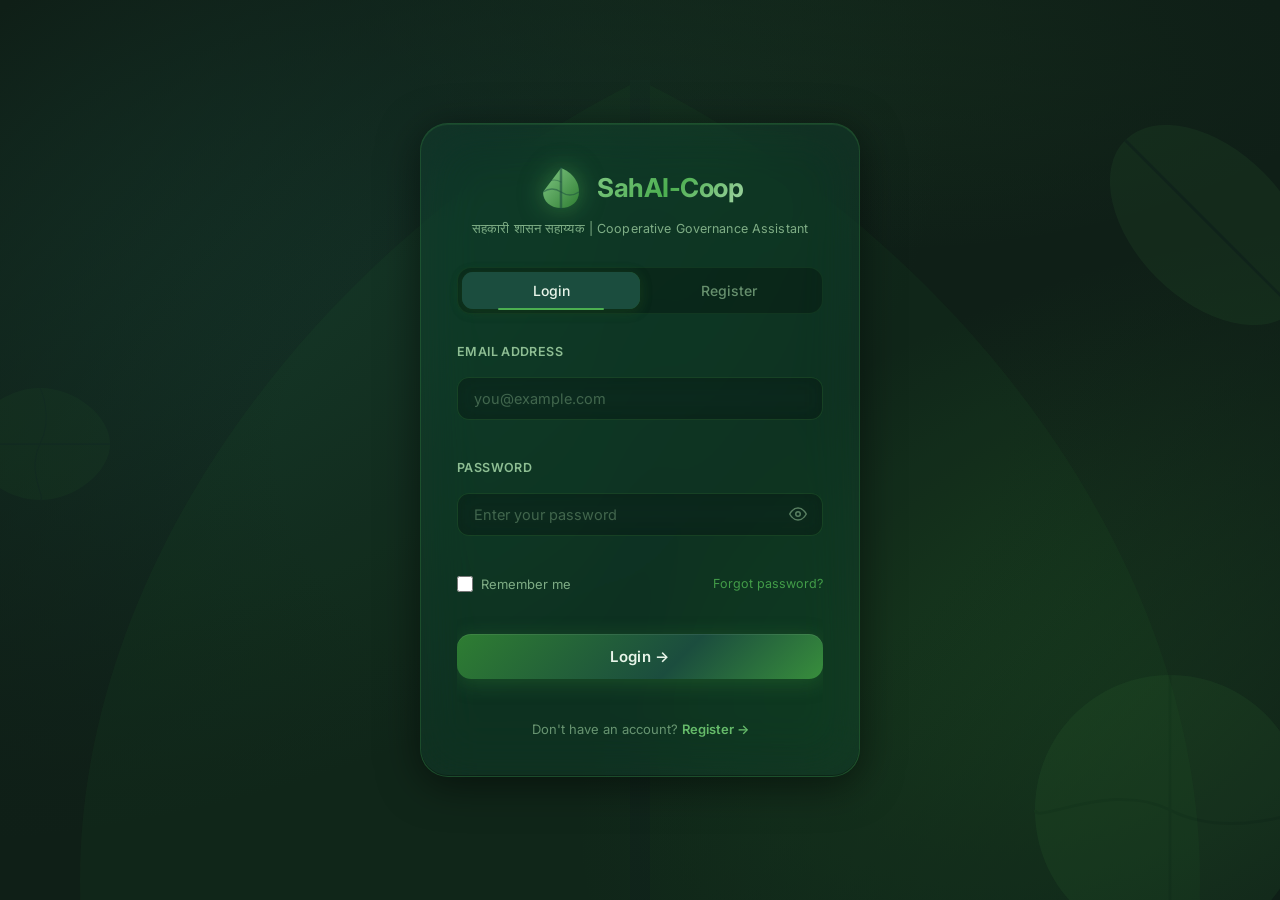
<file: index.html>
<!DOCTYPE html>
<html lang="en">
<head>
  <meta charset="UTF-8" />
  <meta name="viewport" content="width=device-width, initial-scale=1.0" />
  <title>SahAI-Coop — Home</title>
  <link rel="icon" type="image/svg+xml" href="favicon.svg" />

  <!-- Google Fonts -->
  <link rel="preconnect" href="https://fonts.googleapis.com" />
  <link rel="preconnect" href="https://fonts.gstatic.com" crossorigin />
  <link href="https://fonts.googleapis.com/css2?family=Inter:wght@400;500;600;700&display=swap" rel="stylesheet" />

  <!-- Shared Design System -->
  <link rel="stylesheet" href="css/styles.css" />

  <style>
    /* =====================================================
       PAGE-SPECIFIC STYLES — index.html
       ===================================================== */

    /* ---- Animated gradient background ---- */
    @keyframes gradientShift {
      0%   { background-position: 0% 50%; }
      50%  { background-position: 100% 50%; }
      100% { background-position: 0% 50%; }
    }

    @keyframes float {
      0%, 100% { transform: translateY(0px) rotate(0deg); }
      33%       { transform: translateY(-18px) rotate(2deg); }
      66%       { transform: translateY(-8px) rotate(-1deg); }
    }

    @keyframes fadeInUp {
      from { opacity: 0; transform: translateY(40px); }
      to   { opacity: 1; transform: translateY(0); }
    }

    @keyframes fadeInLeft {
      from { opacity: 0; transform: translateX(-40px); }
      to   { opacity: 1; transform: translateX(0); }
    }

    @keyframes fadeInRight {
      from { opacity: 0; transform: translateX(40px); }
      to   { opacity: 1; transform: translateX(0); }
    }

    @keyframes scaleIn {
      from { opacity: 0; transform: scale(0.8); }
      to   { opacity: 1; transform: scale(1); }
    }

    @keyframes shimmer {
      0%   { background-position: -200% center; }
      100% { background-position: 200% center; }
    }

    @keyframes pulseBorder {
      0%, 100% { box-shadow: 0 0 0 0 rgba(76, 175, 80, 0.4); }
      50%       { box-shadow: 0 0 0 12px rgba(76, 175, 80, 0); }
    }

    @keyframes particleDrift {
      0%   { transform: translateY(0) translateX(0) scale(1);   opacity: 0.6; }
      25%  { transform: translateY(-30px) translateX(15px) scale(1.1); opacity: 0.9; }
      50%  { transform: translateY(-55px) translateX(-10px) scale(0.9); opacity: 0.7; }
      75%  { transform: translateY(-25px) translateX(20px) scale(1.05); opacity: 0.85; }
      100% { transform: translateY(0) translateX(0) scale(1);   opacity: 0.6; }
    }

    @keyframes typing {
      0%, 100% { opacity: 1; }
      50%       { opacity: 0; }
    }

    @keyframes slideDown {
      from { opacity: 0; transform: translateY(-16px); }
      to   { opacity: 1; transform: translateY(0); }
    }

    /* ---- Section entrance ---- */
    .reveal {
      opacity: 0;
      transform: translateY(32px);
      transition: opacity 0.7s ease, transform 0.7s ease;
    }
    .reveal.visible {
      opacity: 1;
      transform: translateY(0);
    }

    /* ============================================================
       NAV HEADER
       ============================================================ */
    .nav-header {
      position: sticky;
      top: 0;
      z-index: 999;
      display: flex;
      align-items: center;
      justify-content: space-between;
      padding: 0 2rem;
      height: 68px;
      background: rgba(15, 31, 23, 0.72);
      backdrop-filter: blur(24px);
      -webkit-backdrop-filter: blur(24px);
      border-bottom: 1px solid rgba(76, 175, 80, 0.15);
      box-shadow: 0 4px 32px rgba(0,0,0,0.3);
    }

    .nav-logo {
      display: flex;
      align-items: center;
      gap: 10px;
      text-decoration: none;
      flex-shrink: 0;
    }
    .nav-logo-icon {
      width: 36px;
      height: 36px;
      filter: drop-shadow(0 0 8px rgba(76,175,80,0.6));
    }
    .nav-logo-text {
      font-size: 1.25rem;
      font-weight: 700;
      background: linear-gradient(135deg, #81C784, #4CAF50);
      -webkit-background-clip: text;
      -webkit-text-fill-color: transparent;
      background-clip: text;
      letter-spacing: -0.3px;
    }

    .nav-links {
      display: flex;
      align-items: center;
      gap: 0.25rem;
      list-style: none;
      margin: 0;
      padding: 0;
    }
    .nav-link {
      display: inline-block;
      padding: 0.45rem 1rem;
      border-radius: 8px;
      color: var(--color-text-muted);
      text-decoration: none;
      font-size: 0.9rem;
      font-weight: 500;
      transition: color 0.2s, background 0.2s;
      cursor: pointer;
    }
    .nav-link:hover {
      color: var(--color-text);
      background: rgba(76,175,80,0.1);
    }
    .nav-link.active {
      color: #81C784;
      background: rgba(76,175,80,0.14);
    }

    .nav-right {
      display: flex;
      align-items: center;
      gap: 0.75rem;
      flex-shrink: 0;
    }
    .user-pill {
      display: flex;
      align-items: center;
      gap: 0.5rem;
      padding: 0.35rem 0.9rem 0.35rem 0.5rem;
      background: rgba(76,175,80,0.12);
      border: 1px solid rgba(76,175,80,0.25);
      border-radius: 100px;
      font-size: 0.82rem;
      font-weight: 500;
      color: var(--color-text-muted);
    }
    .user-avatar {
      width: 26px;
      height: 26px;
      border-radius: 50%;
      background: linear-gradient(135deg, #2E7D32, #4CAF50);
      display: flex;
      align-items: center;
      justify-content: center;
      font-size: 0.72rem;
      font-weight: 700;
      color: white;
      flex-shrink: 0;
    }
    .btn-logout {
      padding: 0.38rem 0.9rem;
      border-radius: 8px;
      border: 1px solid rgba(76,175,80,0.3);
      background: transparent;
      color: var(--color-text-muted);
      font-size: 0.82rem;
      font-weight: 500;
      cursor: pointer;
      transition: all 0.2s;
    }
    .btn-logout:hover {
      background: rgba(220,53,69,0.15);
      border-color: rgba(220,53,69,0.4);
      color: #ef9a9a;
    }

    /* Hamburger */
    .hamburger {
      display: none;
      flex-direction: column;
      gap: 5px;
      cursor: pointer;
      padding: 0.4rem;
      border-radius: 8px;
      background: none;
      border: none;
    }
    .hamburger span {
      display: block;
      width: 22px;
      height: 2px;
      background: var(--color-text-muted);
      border-radius: 2px;
      transition: all 0.3s;
    }
    .hamburger.open span:nth-child(1) { transform: rotate(45deg) translate(5px, 5px); }
    .hamburger.open span:nth-child(2) { opacity: 0; }
    .hamburger.open span:nth-child(3) { transform: rotate(-45deg) translate(5px, -5px); }

    /* Mobile nav dropdown */
    .mobile-nav {
      display: none;
      position: absolute;
      top: 68px;
      left: 0;
      right: 0;
      background: rgba(15,31,23,0.97);
      backdrop-filter: blur(20px);
      border-bottom: 1px solid rgba(76,175,80,0.15);
      padding: 0.75rem 1.5rem 1rem;
      animation: slideDown 0.25s ease;
      z-index: 998;
    }
    .mobile-nav.open { display: block; }
    .mobile-nav .nav-link {
      display: block;
      padding: 0.6rem 0.75rem;
      font-size: 1rem;
    }
    .mobile-nav .mobile-user-row {
      display: flex;
      align-items: center;
      gap: 0.6rem;
      padding: 0.6rem 0.75rem;
      margin-top: 0.5rem;
      border-top: 1px solid rgba(76,175,80,0.1);
    }

    /* ============================================================
       HERO SECTION
       ============================================================ */
    .hero-section {
      position: relative;
      min-height: 100vh;
      display: flex;
      align-items: center;
      overflow: hidden;
      background: linear-gradient(
        135deg,
        #0a1a0f 0%,
        #0F1F17 25%,
        #1B4D3E 55%,
        #0D2B22 75%,
        #0a1a0f 100%
      );
      background-size: 400% 400%;
      animation: gradientShift 12s ease infinite;
    }

    /* Particle canvas */
    #particles-canvas {
      position: absolute;
      inset: 0;
      pointer-events: none;
      z-index: 0;
    }

    /* Radial glow blobs */
    .hero-glow {
      position: absolute;
      border-radius: 50%;
      filter: blur(80px);
      pointer-events: none;
      z-index: 0;
    }
    .hero-glow-1 {
      width: 500px; height: 500px;
      background: radial-gradient(circle, rgba(46,125,50,0.35) 0%, transparent 70%);
      top: -100px; left: -100px;
      animation: float 8s ease-in-out infinite;
    }
    .hero-glow-2 {
      width: 400px; height: 400px;
      background: radial-gradient(circle, rgba(76,175,80,0.2) 0%, transparent 70%);
      bottom: -50px; right: 10%;
      animation: float 10s ease-in-out infinite reverse;
    }
    .hero-glow-3 {
      width: 300px; height: 300px;
      background: radial-gradient(circle, rgba(249,168,37,0.12) 0%, transparent 70%);
      top: 40%; left: 50%;
      animation: float 14s ease-in-out infinite;
    }

    .hero-container {
      position: relative;
      z-index: 1;
      max-width: 1200px;
      margin: 0 auto;
      padding: 6rem 2rem 4rem;
      display: grid;
      grid-template-columns: 1fr 1fr;
      gap: 4rem;
      align-items: center;
      width: 100%;
    }

    /* Left content */
    .hero-content { }

    .hero-badge {
      display: inline-flex;
      align-items: center;
      gap: 0.5rem;
      padding: 0.4rem 1rem;
      background: rgba(249,168,37,0.12);
      border: 1px solid rgba(249,168,37,0.3);
      border-radius: 100px;
      font-size: 0.8rem;
      font-weight: 600;
      color: #F9A825;
      letter-spacing: 0.5px;
      text-transform: uppercase;
      margin-bottom: 1.5rem;
      animation: fadeInUp 0.6s ease both;
      animation-delay: 0.1s;
    }

    .hero-title {
      font-size: clamp(2rem, 4.5vw, 3.2rem);
      font-weight: 700;
      line-height: 1.18;
      color: var(--color-text);
      margin-bottom: 1.25rem;
      animation: fadeInUp 0.6s ease both;
      animation-delay: 0.2s;
    }
    .hero-title .highlight {
      display: inline;
      background: linear-gradient(135deg, #66BB6A, #81C784, #4CAF50, #F9A825);
      background-size: 300% auto;
      -webkit-background-clip: text;
      -webkit-text-fill-color: transparent;
      background-clip: text;
      animation: shimmer 4s linear infinite;
    }

    .hero-subtitle {
      font-size: 1.05rem;
      color: var(--color-text-muted);
      line-height: 1.7;
      margin-bottom: 2rem;
      max-width: 520px;
      animation: fadeInUp 0.6s ease both;
      animation-delay: 0.3s;
    }

    .hero-cta {
      display: flex;
      flex-wrap: wrap;
      gap: 0.9rem;
      margin-bottom: 2rem;
      animation: fadeInUp 0.6s ease both;
      animation-delay: 0.4s;
    }

    .btn-hero-primary {
      display: inline-flex;
      align-items: center;
      gap: 0.5rem;
      padding: 0.85rem 2rem;
      background: linear-gradient(135deg, #2E7D32, #4CAF50);
      color: white;
      font-weight: 600;
      font-size: 1rem;
      border-radius: 100px;
      border: none;
      cursor: pointer;
      text-decoration: none;
      box-shadow: 0 4px 24px rgba(76,175,80,0.4);
      transition: transform 0.2s, box-shadow 0.2s;
      animation: pulseBorder 2.5s ease infinite;
    }
    .btn-hero-primary:hover {
      transform: translateY(-2px) scale(1.03);
      box-shadow: 0 8px 36px rgba(76,175,80,0.55);
    }

    .btn-hero-ghost {
      display: inline-flex;
      align-items: center;
      gap: 0.5rem;
      padding: 0.85rem 2rem;
      background: rgba(76,175,80,0.08);
      color: var(--color-text-muted);
      font-weight: 600;
      font-size: 1rem;
      border-radius: 100px;
      border: 1px solid rgba(76,175,80,0.3);
      cursor: pointer;
      text-decoration: none;
      transition: all 0.2s;
    }
    .btn-hero-ghost:hover {
      background: rgba(76,175,80,0.14);
      color: var(--color-text);
      border-color: rgba(76,175,80,0.5);
      transform: translateY(-2px);
    }

    .lang-badges {
      display: flex;
      flex-wrap: wrap;
      gap: 0.6rem;
      animation: fadeInUp 0.6s ease both;
      animation-delay: 0.5s;
    }
    .lang-badge {
      display: inline-flex;
      align-items: center;
      gap: 0.35rem;
      padding: 0.35rem 0.85rem;
      background: rgba(255,255,255,0.05);
      border: 1px solid rgba(255,255,255,0.12);
      border-radius: 100px;
      font-size: 0.84rem;
      color: var(--color-text-muted);
      font-weight: 500;
      cursor: pointer;
      font-family: inherit;
      transition: all 0.2s ease;
    }
    .lang-badge:hover {
      background: rgba(76,175,80,0.16);
      border-color: rgba(76,175,80,0.45);
      color: #e8f5e9;
      transform: translateY(-1px);
    }
    .lang-badge.active {
      background: rgba(76,175,80,0.25);
      border-color: #66BB6A;
      color: #ffffff;
      box-shadow: 0 0 12px rgba(76,175,80,0.28);
    }

    /* Right side — chat window illustration */
    .hero-visual {
      display: flex;
      justify-content: center;
      align-items: center;
      animation: fadeInRight 0.8s ease both;
      animation-delay: 0.3s;
    }

    .chat-mockup {
      width: 100%;
      max-width: 420px;
      background: rgba(27,77,62,0.35);
      backdrop-filter: blur(24px);
      border: 1px solid rgba(76,175,80,0.2);
      border-radius: 24px;
      box-shadow: 0 24px 80px rgba(0,0,0,0.5), inset 0 1px 0 rgba(255,255,255,0.05);
      overflow: hidden;
      animation: float 7s ease-in-out infinite;
    }
    .chat-mockup-header {
      display: flex;
      align-items: center;
      gap: 0.6rem;
      padding: 1rem 1.25rem;
      background: rgba(0,0,0,0.25);
      border-bottom: 1px solid rgba(76,175,80,0.12);
    }
    .chat-mockup-dots {
      display: flex;
      gap: 5px;
    }
    .chat-mockup-dots span {
      width: 10px;
      height: 10px;
      border-radius: 50%;
    }
    .chat-mockup-dots span:nth-child(1) { background: #ef5350; }
    .chat-mockup-dots span:nth-child(2) { background: #FFA726; }
    .chat-mockup-dots span:nth-child(3) { background: #66BB6A; }
    .chat-mockup-title {
      font-size: 0.82rem;
      font-weight: 600;
      color: var(--color-text-muted);
      margin-left: 0.3rem;
    }
    .chat-mockup-status {
      margin-left: auto;
      display: flex;
      align-items: center;
      gap: 5px;
      font-size: 0.72rem;
      color: #66BB6A;
    }
    .chat-mockup-status::before {
      content: '';
      display: block;
      width: 7px; height: 7px;
      border-radius: 50%;
      background: #4CAF50;
      animation: pulseBorder 2s ease infinite;
    }

    .chat-mockup-body {
      padding: 1.25rem;
      display: flex;
      flex-direction: column;
      gap: 1rem;
      min-height: 300px;
    }

    .chat-bubble {
      max-width: 85%;
      padding: 0.7rem 1rem;
      border-radius: 16px;
      font-size: 0.84rem;
      line-height: 1.5;
      position: relative;
    }
    .chat-bubble.user {
      align-self: flex-end;
      background: linear-gradient(135deg, #2E7D32, #388E3C);
      color: #E8F5E9;
      border-bottom-right-radius: 4px;
    }
    .chat-bubble.bot {
      align-self: flex-start;
      background: rgba(255,255,255,0.07);
      border: 1px solid rgba(76,175,80,0.15);
      color: var(--color-text-muted);
      border-bottom-left-radius: 4px;
    }
    .chat-bubble.bot .source-tag {
      display: inline-block;
      margin-top: 0.4rem;
      padding: 0.15rem 0.5rem;
      background: rgba(76,175,80,0.15);
      border-radius: 4px;
      font-size: 0.7rem;
      color: #81C784;
    }
    .chat-typing {
      display: flex;
      gap: 4px;
      align-items: center;
      padding: 0.6rem 0.9rem;
      background: rgba(255,255,255,0.05);
      border: 1px solid rgba(76,175,80,0.1);
      border-radius: 12px;
      border-bottom-left-radius: 4px;
      width: fit-content;
    }
    .chat-typing span {
      width: 6px; height: 6px;
      border-radius: 50%;
      background: #4CAF50;
      animation: typing 1.4s ease infinite;
    }
    .chat-typing span:nth-child(2) { animation-delay: 0.2s; }
    .chat-typing span:nth-child(3) { animation-delay: 0.4s; }

    .chat-mockup-footer {
      display: flex;
      align-items: center;
      gap: 0.6rem;
      padding: 0.85rem 1.25rem;
      border-top: 1px solid rgba(76,175,80,0.1);
      background: rgba(0,0,0,0.15);
    }
    .chat-input-mock {
      flex: 1;
      height: 36px;
      background: rgba(255,255,255,0.06);
      border: 1px solid rgba(76,175,80,0.2);
      border-radius: 100px;
      padding: 0 1rem;
      font-size: 0.8rem;
      color: var(--color-text-muted);
      display: flex;
      align-items: center;
    }
    .chat-send-btn {
      width: 36px; height: 36px;
      border-radius: 50%;
      background: linear-gradient(135deg, #2E7D32, #4CAF50);
      display: flex;
      align-items: center;
      justify-content: center;
      flex-shrink: 0;
      box-shadow: 0 2px 10px rgba(76,175,80,0.4);
    }
    .chat-send-btn svg {
      width: 16px; height: 16px;
      fill: white;
    }

    /* ============================================================
       HOW IT WORKS
       ============================================================ */
    .section {
      padding: 5rem 2rem;
      max-width: 1200px;
      margin: 0 auto;
    }
    .section-full {
      padding: 5rem 2rem;
      background: rgba(255,255,255,0.015);
    }
    .section-inner {
      max-width: 1200px;
      margin: 0 auto;
    }

    .section-eyebrow {
      display: inline-block;
      font-size: 0.75rem;
      font-weight: 700;
      letter-spacing: 2px;
      text-transform: uppercase;
      color: #4CAF50;
      margin-bottom: 0.6rem;
    }
    .section-title {
      font-size: clamp(1.6rem, 3vw, 2.4rem);
      font-weight: 700;
      color: var(--color-text);
      margin-bottom: 0.6rem;
    }
    .section-subtitle {
      font-size: 1rem;
      color: var(--color-text-muted);
      max-width: 560px;
      line-height: 1.65;
      margin-bottom: 3rem;
    }

    .steps-grid {
      display: grid;
      grid-template-columns: repeat(4, 1fr);
      gap: 1.5rem;
    }

    .step-card {
      position: relative;
      padding: 2rem 1.5rem 1.75rem;
      background: rgba(27,77,62,0.3);
      backdrop-filter: blur(16px);
      border: 1px solid rgba(76,175,80,0.15);
      border-radius: 20px;
      transition: transform 0.3s, box-shadow 0.3s, border-color 0.3s;
      overflow: hidden;
    }
    .step-card::before {
      content: '';
      position: absolute;
      inset: 0;
      background: linear-gradient(135deg, rgba(76,175,80,0.05), transparent);
      opacity: 0;
      transition: opacity 0.3s;
    }
    .step-card:hover {
      transform: translateY(-8px);
      border-color: rgba(76,175,80,0.4);
      box-shadow: 0 20px 60px rgba(0,0,0,0.4), 0 0 30px rgba(76,175,80,0.15);
    }
    .step-card:hover::before { opacity: 1; }

    .step-number {
      position: absolute;
      top: 1.25rem;
      left: 1.25rem;
      width: 28px; height: 28px;
      background: linear-gradient(135deg, #2E7D32, #4CAF50);
      border-radius: 50%;
      display: flex;
      align-items: center;
      justify-content: center;
      font-size: 0.72rem;
      font-weight: 700;
      color: white;
    }
    .step-icon {
      font-size: 2.4rem;
      margin-bottom: 1rem;
      display: block;
      margin-top: 0.75rem;
    }
    .step-title {
      font-size: 1.05rem;
      font-weight: 700;
      color: var(--color-text);
      margin-bottom: 0.5rem;
    }
    .step-desc {
      font-size: 0.87rem;
      color: var(--color-text-muted);
      line-height: 1.6;
    }

    /* Connector line between steps */
    .steps-grid .step-card:not(:last-child)::after {
      content: '→';
      position: absolute;
      right: -1.1rem;
      top: 50%;
      transform: translateY(-50%);
      color: rgba(76,175,80,0.4);
      font-size: 1.2rem;
      z-index: 2;
    }

    /* ============================================================
       TOPIC CARDS
       ============================================================ */
    .topics-grid {
      display: grid;
      grid-template-columns: repeat(3, 1fr);
      gap: 1.5rem;
    }

    .topic-card {
      display: flex;
      flex-direction: column;
      padding: 1.75rem;
      background: rgba(27,77,62,0.28);
      backdrop-filter: blur(16px);
      border: 1px solid rgba(76,175,80,0.14);
      border-radius: 20px;
      cursor: pointer;
      transition: transform 0.3s, box-shadow 0.3s, border-color 0.3s;
      position: relative;
      overflow: hidden;
    }
    .topic-card::before {
      content: '';
      position: absolute;
      inset: 0;
      opacity: 0;
      transition: opacity 0.3s;
      border-radius: inherit;
    }
    .topic-card:hover {
      transform: translateY(-6px) scale(1.015);
      box-shadow: 0 16px 50px rgba(0,0,0,0.4);
    }
    .topic-card:hover::before { opacity: 1; }

    /* Color variants */
    .topic-card[data-color="green"]:hover      { border-color: rgba(76,175,80,0.5); box-shadow: 0 16px 50px rgba(76,175,80,0.2); }
    .topic-card[data-color="blue-green"]:hover { border-color: rgba(38,166,154,0.5); box-shadow: 0 16px 50px rgba(38,166,154,0.2); }
    .topic-card[data-color="teal"]:hover       { border-color: rgba(0,188,212,0.5); box-shadow: 0 16px 50px rgba(0,188,212,0.2); }
    .topic-card[data-color="amber"]:hover      { border-color: rgba(255,167,38,0.5); box-shadow: 0 16px 50px rgba(255,167,38,0.2); }
    .topic-card[data-color="forest"]:hover     { border-color: rgba(46,125,50,0.5); box-shadow: 0 16px 50px rgba(46,125,50,0.2); }
    .topic-card[data-color="gold"]:hover       { border-color: rgba(249,168,37,0.5); box-shadow: 0 16px 50px rgba(249,168,37,0.2); }

    .topic-icon-wrap {
      width: 52px; height: 52px;
      border-radius: 14px;
      display: flex;
      align-items: center;
      justify-content: center;
      font-size: 1.5rem;
      margin-bottom: 1.1rem;
      flex-shrink: 0;
    }
    .icon-green      { background: rgba(76,175,80,0.18); }
    .icon-blue-green { background: rgba(38,166,154,0.18); }
    .icon-teal       { background: rgba(0,188,212,0.18); }
    .icon-amber      { background: rgba(255,167,38,0.18); }
    .icon-forest     { background: rgba(46,125,50,0.18); }
    .icon-gold       { background: rgba(249,168,37,0.18); }

    .topic-title {
      font-size: 1rem;
      font-weight: 700;
      color: var(--color-text);
      margin-bottom: 0.4rem;
    }
    .topic-desc {
      font-size: 0.84rem;
      color: var(--color-text-muted);
      line-height: 1.55;
      flex: 1;
    }
    .topic-arrow {
      margin-top: 1rem;
      font-size: 0.8rem;
      color: rgba(76,175,80,0.6);
      font-weight: 600;
      transition: color 0.2s, transform 0.2s;
      display: inline-block;
    }
    .topic-card:hover .topic-arrow {
      color: #4CAF50;
      transform: translateX(4px);
    }

    /* ============================================================
       SOURCES SECTION
       ============================================================ */
    .sources-grid {
      display: grid;
      grid-template-columns: repeat(3, 1fr);
      gap: 1.25rem;
    }

    .source-card {
      display: flex;
      align-items: flex-start;
      gap: 0.9rem;
      padding: 1.25rem;
      background: rgba(27,77,62,0.22);
      border: 1px solid rgba(76,175,80,0.12);
      border-radius: 16px;
      text-decoration: none;
      transition: transform 0.2s, border-color 0.2s, box-shadow 0.2s;
    }
    .source-card:hover {
      transform: translateY(-3px);
      border-color: rgba(76,175,80,0.3);
      box-shadow: 0 8px 30px rgba(0,0,0,0.3);
    }
    .source-icon {
      width: 40px; height: 40px;
      border-radius: 10px;
      background: rgba(76,175,80,0.14);
      display: flex;
      align-items: center;
      justify-content: center;
      font-size: 1.1rem;
      flex-shrink: 0;
    }
    .source-info { flex: 1; min-width: 0; }
    .source-title {
      font-size: 0.88rem;
      font-weight: 600;
      color: var(--color-text);
      margin-bottom: 0.2rem;
      line-height: 1.4;
    }
    .source-org {
      font-size: 0.75rem;
      color: var(--color-text-muted);
    }
    .source-ext {
      flex-shrink: 0;
      color: rgba(76,175,80,0.5);
      font-size: 0.75rem;
      margin-top: 2px;
    }

    /* ============================================================
       DISCLAIMER & FOOTER
       ============================================================ */
    .disclaimer-section {
      padding: 3rem 2rem;
      max-width: 1200px;
      margin: 0 auto;
    }
    .disclaimer-callout {
      display: flex;
      align-items: flex-start;
      gap: 1rem;
      padding: 1.5rem 2rem;
      background: rgba(249,168,37,0.07);
      border: 1px solid rgba(249,168,37,0.25);
      border-radius: 16px;
      border-left: 4px solid #F9A825;
    }
    .disclaimer-icon {
      font-size: 1.3rem;
      flex-shrink: 0;
      margin-top: 2px;
    }
    .disclaimer-text {
      font-size: 0.88rem;
      color: rgba(249,168,37,0.85);
      line-height: 1.65;
    }
    .disclaimer-text strong { color: #F9A825; }

    .site-footer {
      border-top: 1px solid rgba(76,175,80,0.1);
      padding: 1.5rem 2rem;
      text-align: center;
      font-size: 0.82rem;
      color: rgba(165,214,167,0.5);
    }
    .site-footer a {
      color: rgba(76,175,80,0.6);
      text-decoration: none;
    }
    .site-footer a:hover { color: #4CAF50; }

    /* ============================================================
       RESPONSIVE
       ============================================================ */
    @media (max-width: 1024px) {
      .steps-grid     { grid-template-columns: repeat(2, 1fr); }
      .topics-grid    { grid-template-columns: repeat(2, 1fr); }
      .sources-grid   { grid-template-columns: repeat(2, 1fr); }
      .step-card::after { display: none; }
    }

    @media (max-width: 768px) {
      .hero-container {
        grid-template-columns: 1fr;
        gap: 2.5rem;
        padding: 5rem 1.5rem 3rem;
      }
      .hero-visual { order: -1; }
      .chat-mockup { max-width: 340px; }
      .nav-links    { display: none; }
      .nav-right    { display: none; }
      .hamburger    { display: flex; }

      .steps-grid   { grid-template-columns: 1fr; }
      .topics-grid  { grid-template-columns: 1fr; }
      .sources-grid { grid-template-columns: 1fr; }

      .section { padding: 3rem 1.25rem; }
      .section-full { padding: 3rem 1.25rem; }
    }
  </style>
</head>
<body>

<!-- ================================================================
     NAVIGATION HEADER
     ================================================================ -->
<header class="nav-header" id="main-nav">
  <!-- Logo -->
  <a href="index.html" class="nav-logo">
    <svg class="nav-logo-icon" viewBox="0 0 48 48" fill="none" xmlns="http://www.w3.org/2000/svg">
      <!-- Leaf / plant SVG -->
      <circle cx="24" cy="24" r="22" fill="rgba(46,125,50,0.15)" stroke="rgba(76,175,80,0.4)" stroke-width="1.5"/>
      <path d="M24 36 C24 36 10 28 10 18 C10 10 17 6 24 10 C31 6 38 10 38 18 C38 28 24 36 24 36Z"
            fill="url(#leafGrad)" opacity="0.9"/>
      <line x1="24" y1="10" x2="24" y2="36" stroke="rgba(129,199,132,0.6)" stroke-width="1.5" stroke-linecap="round"/>
      <path d="M24 20 Q18 17 15 13" stroke="rgba(129,199,132,0.4)" stroke-width="1" stroke-linecap="round" fill="none"/>
      <path d="M24 24 Q30 21 33 17" stroke="rgba(129,199,132,0.4)" stroke-width="1" stroke-linecap="round" fill="none"/>
      <defs>
        <linearGradient id="leafGrad" x1="10" y1="6" x2="38" y2="36" gradientUnits="userSpaceOnUse">
          <stop offset="0%" stop-color="#66BB6A"/>
          <stop offset="100%" stop-color="#2E7D32"/>
        </linearGradient>
      </defs>
    </svg>
    <span class="nav-logo-text">SahAI-Coop</span>
  </a>

  <!-- Center nav links (desktop) -->
  <nav aria-label="Main navigation">
    <ul class="nav-links" id="desktop-nav-links">
      <li><a href="index.html" class="nav-link active">Home</a></li>
      <li><a href="chat.html"  class="nav-link" id="nav-chat-link">Chat</a></li>
      <li><a href="#sources"   class="nav-link" id="nav-sources-link">Sources</a></li>
      <li><a href="#"          class="nav-link" data-modal="help" id="nav-help-link">Help</a></li>
    </ul>
  </nav>

  <!-- Right: user pill + logout (desktop) -->
  <div class="nav-right" id="nav-right">
    <div class="user-pill" id="user-pill">
      <div class="user-avatar" id="user-avatar">?</div>
      <span id="user-name-display">Loading…</span>
    </div>
    <button class="btn-logout" id="logout-btn">Logout</button>
  </div>

  <!-- Hamburger (mobile) -->
  <button class="hamburger" id="hamburger-btn" aria-label="Toggle navigation" aria-expanded="false">
    <span></span><span></span><span></span>
  </button>
</header>

<!-- Mobile nav dropdown -->
<nav class="mobile-nav" id="mobile-nav" aria-label="Mobile navigation">
  <a href="index.html" class="nav-link active">Home</a>
  <a href="chat.html"  class="nav-link">Chat</a>
  <a href="#sources"   class="nav-link" onclick="closeMobileNav()">Sources</a>
  <a href="#"          class="nav-link" data-modal="help">Help</a>
  <div class="mobile-user-row">
    <div class="user-avatar" id="mobile-user-avatar">?</div>
    <span id="mobile-user-name" style="font-size:0.85rem;color:var(--color-text-muted);">Loading…</span>
    <button class="btn-logout" id="mobile-logout-btn" style="margin-left:auto;">Logout</button>
  </div>
</nav>


<!-- ================================================================
     HERO SECTION
     ================================================================ -->
<section class="hero-section" id="hero">
  <canvas id="particles-canvas"></canvas>
  <div class="hero-glow hero-glow-1"></div>
  <div class="hero-glow hero-glow-2"></div>
  <div class="hero-glow hero-glow-3"></div>

  <div class="hero-container">
    <!-- Left: Content -->
    <div class="hero-content">
      <span class="hero-badge">🌾 AI-Powered Cooperative Assistant</span>

      <h1 class="hero-title" id="hero-title">
        Multilingual Cooperative Governance &amp;
        <span class="highlight">Legal Assistance</span>
      </h1>

      <p class="hero-subtitle" id="hero-subtitle">
        Empowering farmers and cooperative members with AI-powered guidance on
        PMFBY, PACS services, government schemes, and cooperative law —
        in English, Hindi &amp; Marathi.
      </p>

      <div class="hero-cta">
        <a href="chat.html" class="btn-hero-primary" id="cta-chat">
          <span id="cta-chat-text">Start Chatting</span>
          <svg width="16" height="16" viewBox="0 0 24 24" fill="none" stroke="currentColor" stroke-width="2.5" stroke-linecap="round" stroke-linejoin="round">
            <line x1="5" y1="12" x2="19" y2="12"></line>
            <polyline points="12 5 19 12 12 19"></polyline>
          </svg>
        </a>
        <a href="#features" class="btn-hero-ghost" id="cta-learn">
          <span id="cta-learn-text">Learn More</span>
          <svg width="16" height="16" viewBox="0 0 24 24" fill="none" stroke="currentColor" stroke-width="2.5" stroke-linecap="round" stroke-linejoin="round">
            <polyline points="6 9 12 15 18 9"></polyline>
          </svg>
        </a>
      </div>

      <div class="lang-badges" role="group" aria-label="Choose language">
        <button type="button" class="lang-badge active" data-lang="en">🇬🇧 English</button>
        <button type="button" class="lang-badge" data-lang="hi">🇮🇳 हिंदी</button>
        <button type="button" class="lang-badge" data-lang="mr">🇮🇳 मराठी</button>
      </div>
    </div>

    <!-- Right: Chat window mockup -->
    <div class="hero-visual">
      <div class="chat-mockup">
        <div class="chat-mockup-header">
          <div class="chat-mockup-dots">
            <span></span><span></span><span></span>
          </div>
          <span class="chat-mockup-title">SahAI-Coop Assistant</span>
          <span class="chat-mockup-status">Online</span>
        </div>

        <div class="chat-mockup-body">
          <div class="chat-bubble bot">
            👋 नमस्ते! I'm SahAI-Coop. How can I help you today?
            <br/><span class="source-tag">🌐 Multilingual</span>
          </div>
          <div class="chat-bubble user">
            मुझे PMFBY के बारे में जानना है।
          </div>
          <div class="chat-bubble bot">
            PMFBY (Pradhan Mantri Fasal Bima Yojana) is a crop insurance scheme. Farmers pay a premium of just <strong>2%</strong> for Kharif crops.
            <br/><span class="source-tag">📄 PMFBY Guidelines, MoA</span>
          </div>
          <div class="chat-bubble user">
            Which documents do I need?
          </div>
          <div class="chat-typing">
            <span></span><span></span><span></span>
          </div>
        </div>

        <div class="chat-mockup-footer">
          <div class="chat-input-mock">Ask anything in any language…</div>
          <div class="chat-send-btn">
            <svg viewBox="0 0 24 24"><path d="M22 2L11 13M22 2L15 22L11 13L2 9L22 2Z"/></svg>
          </div>
        </div>
      </div>
    </div>
  </div>
</section>


<!-- ================================================================
     HOW IT WORKS
     ================================================================ -->
<section id="features" style="background: rgba(0,0,0,0.2); padding: 5rem 2rem;">
  <div class="section-inner">
    <div class="reveal">
      <span class="section-eyebrow">Process</span>
      <h2 class="section-title">How SahAI-Coop Works</h2>
      <p class="section-subtitle">From your question to a verified answer in seconds.</p>
    </div>

    <div class="steps-grid reveal">
      <div class="step-card">
        <div class="step-number">1</div>
        <span class="step-icon">🗣️</span>
        <div class="step-title">You Ask</div>
        <p class="step-desc">Type or speak your question in any language — English, Hindi, or Marathi. No technical jargon needed.</p>
      </div>
      <div class="step-card">
        <div class="step-number">2</div>
        <span class="step-icon">🎯</span>
        <div class="step-title">Topic Identified</div>
        <p class="step-desc">AI classifies your query to the right governance domain: PMFBY, PACS, Cooperative Law, or Government Schemes.</p>
      </div>
      <div class="step-card">
        <div class="step-number">3</div>
        <span class="step-icon">📚</span>
        <div class="step-title">Answer Retrieved</div>
        <p class="step-desc">Our knowledge base and official government documents are searched for the most accurate and relevant information.</p>
      </div>
      <div class="step-card">
        <div class="step-number">4</div>
        <span class="step-icon">✅</span>
        <div class="step-title">Answer + Sources</div>
        <p class="step-desc">Get a clear, plain-language answer with verified official citations you can trust and reference.</p>
      </div>
    </div>
  </div>
</section>


<!-- ================================================================
     TOPIC CATEGORY CARDS
     ================================================================ -->
<section id="topics" class="section">
  <div class="reveal">
    <span class="section-eyebrow">Topics</span>
    <h2 class="section-title">What can I help you with?</h2>
    <p class="section-subtitle">Click any topic to start a focused conversation with our AI assistant.</p>
  </div>

  <div class="topics-grid reveal" id="topics-grid">
    <!-- Statically rendered; JS may replace with API data -->
    <div class="topic-card" data-color="green" data-topic="crop_insurance" onclick="goToChat('crop_insurance')">
      <div class="topic-icon-wrap icon-green">🌾</div>
      <div class="topic-title">Crop Insurance (PMFBY)</div>
      <p class="topic-desc">Premium rates, claim process, eligibility, and enrollment for Pradhan Mantri Fasal Bima Yojana.</p>
      <span class="topic-arrow">Ask about this →</span>
    </div>

    <div class="topic-card" data-color="blue-green" data-topic="documents" onclick="goToChat('documents')">
      <div class="topic-icon-wrap icon-blue-green">📄</div>
      <div class="topic-title">Required Documents</div>
      <p class="topic-desc">Know exactly which documents are needed for insurance claims, society registration, and government benefits.</p>
      <span class="topic-arrow">Ask about this →</span>
    </div>

    <div class="topic-card" data-color="teal" data-topic="pacs" onclick="goToChat('pacs')">
      <div class="topic-icon-wrap icon-teal">🏦</div>
      <div class="topic-title">PACS Services</div>
      <p class="topic-desc">Primary Agricultural Credit Societies — loans, savings, kisan credit cards, and member services explained.</p>
      <span class="topic-arrow">Ask about this →</span>
    </div>

    <div class="topic-card" data-color="amber" data-topic="grievance" onclick="goToChat('grievance')">
      <div class="topic-icon-wrap icon-amber">⚖️</div>
      <div class="topic-title">Grievance Assistance</div>
      <p class="topic-desc">File complaints, track grievance status, and understand your rights under cooperative and agricultural law.</p>
      <span class="topic-arrow">Ask about this →</span>
    </div>

    <div class="topic-card" data-color="forest" data-topic="cooperative_rules" onclick="goToChat('cooperative_rules')">
      <div class="topic-icon-wrap icon-forest">📋</div>
      <div class="topic-title">Cooperative Society Rules</div>
      <p class="topic-desc">Maharashtra Cooperative Societies Act, member rights, by-laws, meetings, and dispute resolution.</p>
      <span class="topic-arrow">Ask about this →</span>
    </div>

    <div class="topic-card" data-color="gold" data-topic="government_schemes" onclick="goToChat('government_schemes')">
      <div class="topic-icon-wrap icon-gold">🏛️</div>
      <div class="topic-title">Government Schemes</div>
      <p class="topic-desc">PM-Kisan, Kisan Credit Card, Soil Health Card, e-NAM, and other central and state agricultural programmes.</p>
      <span class="topic-arrow">Ask about this →</span>
    </div>
  </div>
</section>


<!-- ================================================================
     OFFICIAL SOURCES
     ================================================================ -->
<section id="sources" style="background: rgba(0,0,0,0.2); padding: 5rem 2rem;">
  <div class="section-inner">
    <div class="reveal">
      <span class="section-eyebrow">References</span>
      <h2 class="section-title">Official Sources &amp; References</h2>
      <p class="section-subtitle">Every answer is grounded in authentic government and regulatory documents.</p>
    </div>

    <div class="sources-grid reveal">
      <a class="source-card" href="https://pmfby.gov.in" target="_blank" rel="noopener">
        <div class="source-icon">🌾</div>
        <div class="source-info">
          <div class="source-title">PMFBY Guidelines</div>
          <div class="source-org">Ministry of Agriculture &amp; Farmers' Welfare</div>
        </div>
        <span class="source-ext">↗</span>
      </a>

      <a class="source-card" href="https://maharashtra.gov.in" target="_blank" rel="noopener">
        <div class="source-icon">⚖️</div>
        <div class="source-info">
          <div class="source-title">Maharashtra Cooperative Societies Act, 1960</div>
          <div class="source-org">Government of Maharashtra</div>
        </div>
        <span class="source-ext">↗</span>
      </a>

      <a class="source-card" href="https://www.nabard.org" target="_blank" rel="noopener">
        <div class="source-icon">🏦</div>
        <div class="source-info">
          <div class="source-title">NABARD Cooperative Finance Guidelines</div>
          <div class="source-org">National Bank for Agriculture &amp; Rural Development</div>
        </div>
        <span class="source-ext">↗</span>
      </a>

      <a class="source-card" href="https://pmkisan.gov.in" target="_blank" rel="noopener">
        <div class="source-icon">💰</div>
        <div class="source-info">
          <div class="source-title">PM-Kisan Scheme Documentation</div>
          <div class="source-org">Ministry of Agriculture &amp; Farmers' Welfare</div>
        </div>
        <span class="source-ext">↗</span>
      </a>

      <a class="source-card" href="https://rbi.org.in" target="_blank" rel="noopener">
        <div class="source-icon">📜</div>
        <div class="source-info">
          <div class="source-title">RBI Circular on PACS</div>
          <div class="source-org">Reserve Bank of India</div>
        </div>
        <span class="source-ext">↗</span>
      </a>

      <a class="source-card" href="https://pgportal.gov.in" target="_blank" rel="noopener">
        <div class="source-icon">📮</div>
        <div class="source-info">
          <div class="source-title">Grievance Redressal Framework</div>
          <div class="source-org">Department of Administrative Reforms &amp; PG</div>
        </div>
        <span class="source-ext">↗</span>
      </a>
    </div>
  </div>
</section>


<!-- ================================================================
     DISCLAIMER
     ================================================================ -->
<div class="disclaimer-section reveal">
  <div class="disclaimer-callout">
    <span class="disclaimer-icon">⚠️</span>
    <p class="disclaimer-text">
      <strong>Disclaimer:</strong> SahAI-Coop provides general guidance based on official government documents.
      It does <strong>not</strong> constitute legal advice. For official matters, please consult a registered
      legal counsel or the relevant government offices.
    </p>
  </div>
</div>


<!-- ================================================================
     FOOTER
     ================================================================ -->
<footer class="site-footer">
  © 2026 SahAI-Coop &nbsp;|&nbsp;
  Built with ❤️ for Indian Farmers
  &nbsp;|&nbsp; <a href="https://github.com" target="_blank" rel="noopener">GitHub</a>
</footer>


<!-- ================================================================
     INLINE JAVASCRIPT
     ================================================================ -->
<script src="js/api.js"></script>
<script src="js/app.js"></script>
<script>
(function () {
  'use strict';

  /* ------------------------------------------------------------------
     1. AUTH GUARD — redirect if not logged in
     ------------------------------------------------------------------ */
  function guardAuth () {
    if (window.API && !window.API.isLoggedIn()) {
      window.location.replace('auth.html');
    }
  }

  /* ------------------------------------------------------------------
     2. POPULATE USER INFO IN NAV
     ------------------------------------------------------------------ */
  function populateUser () {
    const user = window.API ? window.API.getUser() : null;
    if (!user) return;

    const name    = user.name || user.email || 'User';
    const initials = name.split(' ').map(w => w[0]).join('').slice(0, 2).toUpperCase();

    const els = {
      name:        document.getElementById('user-name-display'),
      avatar:      document.getElementById('user-avatar'),
      mobileName:  document.getElementById('mobile-user-name'),
      mobileAvatar:document.getElementById('mobile-user-avatar'),
    };

    if (els.name)         els.name.textContent        = name;
    if (els.avatar)       els.avatar.textContent       = initials;
    if (els.mobileName)   els.mobileName.textContent   = name;
    if (els.mobileAvatar) els.mobileAvatar.textContent = initials;
  }

  /* ------------------------------------------------------------------
     3. LOGOUT
     ------------------------------------------------------------------ */
  function setupLogout () {
    const doLogout = () => {
      if (window.API) window.API.clearSession();
      window.location.replace('auth.html');
    };
    const btn1 = document.getElementById('logout-btn');
    const btn2 = document.getElementById('mobile-logout-btn');
    if (btn1) btn1.addEventListener('click', doLogout);
    if (btn2) btn2.addEventListener('click', doLogout);
  }

  /* ------------------------------------------------------------------
     4. SMOOTH SCROLL FOR "LEARN MORE"
     ------------------------------------------------------------------ */
  function setupSmoothScroll () {
    document.querySelectorAll('a[href^="#"]').forEach(anchor => {
      anchor.addEventListener('click', function (e) {
        const href = this.getAttribute('href');
        if (href === '#') return;
        const target = document.querySelector(href);
        if (target) {
          e.preventDefault();
          target.scrollIntoView({ behavior: 'smooth', block: 'start' });
          closeMobileNav();
        }
      });
    });
  }

  /* ------------------------------------------------------------------
     5. TOPIC CARD NAVIGATION & HOME LANGUAGE SWITCHER
     ------------------------------------------------------------------ */
  const HOME_I18N = {
    en: {
      heroTitle: 'Multilingual Cooperative Governance &amp; <span class="highlight">Legal Assistance</span>',
      heroSubtitle: 'Empowering farmers and cooperative members with AI-powered guidance on PMFBY, PACS services, government schemes, and cooperative law — in English, Hindi &amp; Marathi.',
      ctaChat: 'Start Chatting',
      ctaLearn: 'Learn More',
      howTitle: 'How SahAI-Coop Works',
      howSub: 'From your question to a verified answer in seconds.',
      topicsTitle: 'What can I help you with?',
      topicsSub: 'Click any topic to start a focused conversation with our AI assistant.',
    },
    hi: {
      heroTitle: 'बहुभाषी सहकारी शासन और <span class="highlight">कानूनी सहायता</span>',
      heroSubtitle: 'किसानों और सहकारी समिति के सदस्यों के लिए PMFBY फसल बीमा, पैक्स (PACS) सेवाओं, सरकारी योजनाओं और सहकारी कानून पर AI-आधारित मार्गदर्शन — अंग्रेजी, हिंदी और मराठी में।',
      ctaChat: 'चैट शुरू करें',
      ctaLearn: 'और जानें',
      howTitle: 'SahAI-Coop कैसे काम करता है',
      howSub: 'आपके प्रश्न से सेकंडों में सत्यापित उत्तर तक।',
      topicsTitle: 'मैं आपकी क्या सहायता कर सकता हूँ?',
      topicsSub: 'हमारे AI सहायक के साथ बातचीत शुरू करने के लिए किसी भी विषय पर क्लिक करें।',
    },
    mr: {
      heroTitle: 'बहुभाषिक सहकारी प्रशासन आणि <span class="highlight">कायदेशीर सहाय्य</span>',
      heroSubtitle: 'शेतकरी आणि सहकारी संस्थेच्या सभासदांसाठी PMFBY पीक विमा, पॅक्स (PACS) सेवा, शासकीय योजना आणि सहकारी कायद्यांबाबत AI मार्गदर्शन — इंग्रजी, हिंदी आणि मराठीमध्ये.',
      ctaChat: 'चॅट सुरू करा',
      ctaLearn: 'अधिक जाणून घ्या',
      howTitle: 'SahAI-Coop कसे कार्य करते',
      howSub: 'तुमच्या प्रश्नापासून काही सेकंदांत अधिकृत उत्तरापर्यंत.',
      topicsTitle: 'मी तुम्हाला कशी मदत करू शकतो?',
      topicsSub: 'आमच्या AI सहाय्यकाशी संवाद सुरू करण्यासाठी कोणत्याही विषयावर क्लिक करा.',
    },
  };

  let activeHomeLang = localStorage.getItem('sahai_lang') || (window.API && window.API.getUser()?.preferred_language) || 'en';
  if (!HOME_I18N[activeHomeLang]) activeHomeLang = 'en';

  function applyHomeLanguage (lang, showNotice = false) {
    if (!HOME_I18N[lang]) lang = 'en';
    activeHomeLang = lang;
    localStorage.setItem('sahai_lang', lang);

    const t = HOME_I18N[lang];
    const heroTitle = document.getElementById('hero-title');
    const heroSub   = document.getElementById('hero-subtitle');
    const ctaChat   = document.getElementById('cta-chat-text');
    const ctaLearn  = document.getElementById('cta-learn-text');
    const ctaLink   = document.getElementById('cta-chat');
    if (heroTitle) heroTitle.innerHTML   = t.heroTitle;
    if (heroSub)   heroSub.textContent   = t.heroSubtitle;
    if (ctaChat)   ctaChat.textContent   = t.ctaChat;
    if (ctaLearn)  ctaLearn.textContent  = t.ctaLearn;
    if (ctaLink)   ctaLink.href          = 'chat.html?lang=' + encodeURIComponent(lang);

    const featuresSec = document.querySelector('#features .section-title');
    const featuresSub = document.querySelector('#features .section-subtitle');
    const topicsSec   = document.querySelector('#topics .section-title');
    const topicsSub   = document.querySelector('#topics .section-subtitle');
    if (featuresSec) featuresSec.textContent = t.howTitle;
    if (featuresSub) featuresSub.textContent = t.howSub;
    if (topicsSec)   topicsSec.textContent   = t.topicsTitle;
    if (topicsSub)   topicsSub.textContent   = t.topicsSub;

    document.querySelectorAll('.lang-badge[data-lang]').forEach(btn => {
      btn.classList.toggle('active', btn.dataset.lang === lang);
    });

    if (showNotice && window.API && typeof window.API.showToast === 'function') {
      const name = lang === 'hi' ? 'हिंदी (Hindi)' : lang === 'mr' ? 'मराठी (Marathi)' : 'English';
      window.API.showToast('Language set to ' + name, 'info', 2000);
    }
  }

  function setupHomeLanguageSwitcher () {
    document.querySelectorAll('.lang-badge[data-lang]').forEach(btn => {
      btn.addEventListener('click', () => applyHomeLanguage(btn.dataset.lang, true));
    });
    applyHomeLanguage(activeHomeLang, false);
  }

  window.goToChat = function (topicKey) {
    window.location.href = 'chat.html?topic=' + encodeURIComponent(topicKey) + '&lang=' + encodeURIComponent(activeHomeLang);
  };

  /* ------------------------------------------------------------------
     6. MOBILE HAMBURGER
     ------------------------------------------------------------------ */
  const hamburger = document.getElementById('hamburger-btn');
  const mobileNav = document.getElementById('mobile-nav');

  window.closeMobileNav = function () {
    if (hamburger) hamburger.classList.remove('open');
    if (mobileNav) mobileNav.classList.remove('open');
    if (hamburger) hamburger.setAttribute('aria-expanded', 'false');
  };

  if (hamburger) {
    hamburger.addEventListener('click', () => {
      const isOpen = mobileNav.classList.toggle('open');
      hamburger.classList.toggle('open', isOpen);
      hamburger.setAttribute('aria-expanded', String(isOpen));
    });
  }

  /* ------------------------------------------------------------------
     7. PARTICLE CANVAS
     ------------------------------------------------------------------ */
  function initParticles () {
    const canvas = document.getElementById('particles-canvas');
    if (!canvas) return;
    const ctx = canvas.getContext('2d');

    const particles = [];
    const COUNT = 55;

    function resize () {
      canvas.width  = window.innerWidth;
      canvas.height = canvas.parentElement.offsetHeight;
    }
    resize();
    window.addEventListener('resize', resize);

    const palette = [
      'rgba(76,175,80,',
      'rgba(129,199,132,',
      'rgba(46,125,50,',
      'rgba(249,168,37,',
      'rgba(38,166,154,',
    ];

    for (let i = 0; i < COUNT; i++) {
      particles.push({
        x:    Math.random() * window.innerWidth,
        y:    Math.random() * 800,
        r:    Math.random() * 2.5 + 0.5,
        dx:   (Math.random() - 0.5) * 0.35,
        dy:   -(Math.random() * 0.4 + 0.1),
        alpha: Math.random() * 0.5 + 0.2,
        color: palette[Math.floor(Math.random() * palette.length)],
      });
    }

    let animId;
    function draw () {
      ctx.clearRect(0, 0, canvas.width, canvas.height);
      particles.forEach(p => {
        ctx.beginPath();
        ctx.arc(p.x, p.y, p.r, 0, Math.PI * 2);
        ctx.fillStyle = p.color + p.alpha + ')';
        ctx.fill();

        p.x += p.dx;
        p.y += p.dy;

        // Wrap around
        if (p.y < -10)             p.y = canvas.height + 10;
        if (p.x < -10)             p.x = canvas.width  + 10;
        if (p.x > canvas.width+10) p.x = -10;

        // Shimmer alpha
        p.alpha += (Math.random() - 0.5) * 0.015;
        p.alpha = Math.max(0.05, Math.min(0.75, p.alpha));
      });
      animId = requestAnimationFrame(draw);
    }
    draw();

    // Pause when hero is not visible
    const heroObs = new IntersectionObserver(entries => {
      if (entries[0].isIntersecting) {
        if (!animId) draw();
      } else {
        cancelAnimationFrame(animId);
        animId = null;
      }
    }, { threshold: 0 });
    heroObs.observe(document.getElementById('hero'));
  }

  /* ------------------------------------------------------------------
     8. INTERSECTION OBSERVER — section entrance
     ------------------------------------------------------------------ */
  function initReveal () {
    const els = document.querySelectorAll('.reveal');
    if (!els.length) return;
    const obs = new IntersectionObserver((entries) => {
      entries.forEach(e => {
        if (e.isIntersecting) {
          e.target.classList.add('visible');
          obs.unobserve(e.target);
        }
      });
    }, { threshold: 0.12 });
    els.forEach(el => obs.observe(el));
  }

  /* ------------------------------------------------------------------
     9. DYNAMIC TOPICS FROM API (with static fallback)
     ------------------------------------------------------------------ */
  async function fetchTopics () {
    if (!window.API) return;
    try {
      const topics = await window.API.getTopics();
      if (!topics || !topics.length) return;

      const colorMap = {
        crop_insurance:   ['green',      '🌾', 'icon-green'],
        documents:        ['blue-green', '📄', 'icon-blue-green'],
        pacs:             ['teal',       '🏦', 'icon-teal'],
        grievance:        ['amber',      '⚖️', 'icon-amber'],
        cooperative_rules:['forest',     '📋', 'icon-forest'],
        government_schemes:['gold',      '🏛️', 'icon-gold'],
      };

      const grid = document.getElementById('topics-grid');
      if (!grid) return;

      const html = topics.map(t => {
        const key = (t.id || '').toLowerCase();
        const [color, icon, iconClass] = colorMap[key] || ['green', '📌', 'icon-green'];
        return `
          <div class="topic-card" data-color="${color}" data-topic="${key}"
               onclick="goToChat('${key}')">
            <div class="topic-icon-wrap ${iconClass}">${t.icon || icon}</div>
            <div class="topic-title">${t.title || t.name || t.id}</div>
            <p class="topic-desc">${t.description || ''}</p>
            <span class="topic-arrow">Ask about this →</span>
          </div>`;
      }).join('');

      grid.innerHTML = html;
    } catch (_) {
      // Static fallback already in HTML — do nothing
    }
  }

  /* ------------------------------------------------------------------
     10. INIT
     ------------------------------------------------------------------ */
  document.addEventListener('DOMContentLoaded', () => {
    guardAuth();
    populateUser();
    setupLogout();
    setupHomeLanguageSwitcher();
    setupSmoothScroll();
    initParticles();
    initReveal();
    fetchTopics();

    // Wire data-modal buttons (if app.js is loaded)
    document.querySelectorAll('[data-modal]').forEach(btn => {
      btn.addEventListener('click', e => {
        e.preventDefault();
        const type = btn.dataset.modal;
        if (window.APP) {
          if (type === 'disclaimer') window.APP.showDisclaimerModal();
          else if (type === 'sources') window.APP.showSourcesModal();
          else if (type === 'help')    window.APP.showHelpModal();
        }
      });
    });
  });

})();
</script>

</body>
</html>
</file>
<file: css/styles.css>
/**
 * styles.css — SahAI-Coop Design System
 *
 * Theme: Rural agriculture · Deep forest greens · Glassmorphism · Neumorphism
 *
 * Table of Contents
 *   1.  CSS Custom Properties (Design Tokens)
 *   2.  Reset & Base
 *   3.  Typography
 *   4.  Glassmorphism Card
 *   5.  Neumorphic Elements
 *   6.  Buttons
 *   7.  Navigation
 *   8.  Form Elements
 *   9.  Auth Page
 *  10.  Hero Section
 *  11.  How It Works
 *  12.  Topic Cards
 *  13.  Chat Layout
 *  14.  Bot Response Extras
 *  15.  Question Pills
 *  16.  Chat Input Bar
 *  17.  Toast Notifications
 *  18.  Loading States
 *  19.  Keyframe Animations
 *  20.  Responsive (mobile < 768 px)
 *  21.  Utility Classes
 */

/* ===========================================================================
   1. CSS CUSTOM PROPERTIES (DESIGN TOKENS)
   =========================================================================== */

:root {
  /* ── Core palette ──────────────────────────────────────────────────────── */
  --color-primary:        #1B4D3E;
  --color-primary-light:  #2E7D32;
  --color-primary-dark:   #0D2B22;
  --color-accent:         #4CAF50;
  --color-accent-light:   #81C784;
  --color-gold:           #F9A825;

  /* ── Surfaces ──────────────────────────────────────────────────────────── */
  --color-surface:        #0F1F17;
  --color-surface-2:      #162B1E;
  --color-surface-3:      #1E3828;

  /* ── Text ──────────────────────────────────────────────────────────────── */
  --color-text:           #E8F5E9;
  --color-text-muted:     #A5D6A7;
  --color-text-dim:       #66BB6A;

  /* ── Structural ────────────────────────────────────────────────────────── */
  --color-border:         rgba(76, 175, 80, 0.2);
  --color-glass:          rgba(27, 77, 62, 0.4);
  --color-white:          #FFFFFF;

  /* ── Shadows ───────────────────────────────────────────────────────────── */
  --shadow-neuro:
    8px 8px 16px rgba(0, 0, 0, 0.4),
    -2px -2px 8px rgba(76, 175, 80, 0.08);
  --shadow-glass:         0 8px 32px rgba(0, 0, 0, 0.3);
  --shadow-glow:          0 0 24px rgba(76, 175, 80, 0.35);

  /* ── Border radii ──────────────────────────────────────────────────────── */
  --radius-sm:   8px;
  --radius-md:  16px;
  --radius-lg:  24px;
  --radius-xl:  32px;
  --radius-pill: 9999px;

  /* ── Motion ────────────────────────────────────────────────────────────── */
  --transition: 0.3s cubic-bezier(0.4, 0, 0.2, 1);

  /* ── Typography ────────────────────────────────────────────────────────── */
  --font-sans: 'Inter', 'Segoe UI', system-ui, sans-serif;
  --font-size-xs:   0.75rem;
  --font-size-sm:   0.875rem;
  --font-size-base: 1rem;
  --font-size-lg:   1.125rem;
  --font-size-xl:   1.25rem;
  --font-size-2xl:  1.5rem;
  --font-size-3xl:  2rem;
  --font-size-4xl:  2.5rem;
  --font-size-5xl:  3.5rem;

  /* ── Spacing ───────────────────────────────────────────────────────────── */
  --space-1:  4px;
  --space-2:  8px;
  --space-3: 12px;
  --space-4: 16px;
  --space-5: 20px;
  --space-6: 24px;
  --space-8: 32px;
  --space-10: 40px;
  --space-12: 48px;
  --space-16: 64px;

  /* ── Layout ────────────────────────────────────────────────────────────── */
  --nav-height: 72px;
  --max-content: 1200px;
}

/* ===========================================================================
   2. RESET & BASE
   =========================================================================== */

*,
*::before,
*::after {
  box-sizing: border-box;
  margin: 0;
  padding: 0;
}

html {
  scroll-behavior: smooth;
  -webkit-text-size-adjust: 100%;
  font-size: 16px;
}

body {
  font-family: var(--font-sans);
  font-size: var(--font-size-base);
  line-height: 1.6;
  color: var(--color-text);
  background-color: var(--color-surface);
  min-height: 100vh;
  /* Subtle radial highlight on the surface */
  background-image:
    radial-gradient(ellipse at 20% 10%, rgba(46, 125, 50, 0.08) 0%, transparent 60%),
    radial-gradient(ellipse at 80% 90%, rgba(27, 77, 62, 0.12) 0%, transparent 60%);
  -webkit-font-smoothing: antialiased;
  -moz-osx-font-smoothing: grayscale;
}

a {
  color: var(--color-accent);
  text-decoration: none;
  transition: color var(--transition);
}

a:hover {
  color: var(--color-accent-light);
}

img,
video {
  max-width: 100%;
  height: auto;
  display: block;
}

ul,
ol {
  list-style: none;
}

button {
  cursor: pointer;
  border: none;
  background: none;
  font-family: inherit;
}

input,
textarea,
select {
  font-family: inherit;
  font-size: inherit;
}

:focus-visible {
  outline: 2px solid var(--color-accent);
  outline-offset: 3px;
  border-radius: var(--radius-sm);
}

::selection {
  background: rgba(76, 175, 80, 0.3);
  color: var(--color-text);
}

/* Scrollbar styling */
::-webkit-scrollbar {
  width: 6px;
  height: 6px;
}
::-webkit-scrollbar-track {
  background: var(--color-surface-2);
}
::-webkit-scrollbar-thumb {
  background: var(--color-primary);
  border-radius: var(--radius-pill);
}
::-webkit-scrollbar-thumb:hover {
  background: var(--color-accent);
}

/* ===========================================================================
   3. TYPOGRAPHY
   =========================================================================== */

/** Green gradient text — apply to headings or highlights */
.text-gradient {
  background: linear-gradient(
    135deg,
    var(--color-accent-light) 0%,
    var(--color-accent) 50%,
    var(--color-gold) 100%
  );
  -webkit-background-clip: text;
  background-clip: text;
  -webkit-text-fill-color: transparent;
}

.heading-xl {
  font-size: var(--font-size-5xl);
  font-weight: 800;
  line-height: 1.1;
  letter-spacing: -0.02em;
}

.heading-lg {
  font-size: var(--font-size-4xl);
  font-weight: 700;
  line-height: 1.2;
  letter-spacing: -0.015em;
}

.heading-md {
  font-size: var(--font-size-2xl);
  font-weight: 600;
  line-height: 1.3;
}

.heading-sm {
  font-size: var(--font-size-xl);
  font-weight: 600;
  line-height: 1.4;
}

.text-muted {
  color: var(--color-text-muted);
}

.text-dim {
  color: var(--color-text-dim);
}

/* ===========================================================================
   4. GLASSMORPHISM CARD
   =========================================================================== */

.glass-card {
  background: var(--color-glass);
  backdrop-filter: blur(20px);
  -webkit-backdrop-filter: blur(20px);
  border: 1px solid var(--color-border);
  box-shadow: var(--shadow-glass);
  border-radius: var(--radius-md);
  transition: box-shadow var(--transition), transform var(--transition);
}

.glass-card:hover {
  box-shadow: var(--shadow-glass), 0 0 40px rgba(76, 175, 80, 0.12);
}

.glass-card-elevated {
  background: var(--color-glass);
  backdrop-filter: blur(24px);
  -webkit-backdrop-filter: blur(24px);
  border: 1px solid rgba(76, 175, 80, 0.3);
  box-shadow: var(--shadow-glass), 0 24px 64px rgba(0, 0, 0, 0.5);
  border-radius: var(--radius-lg);
}

/* ===========================================================================
   5. NEUMORPHIC ELEMENTS
   =========================================================================== */

.neuro-btn {
  background: var(--color-surface-3);
  border-radius: var(--radius-md);
  box-shadow: var(--shadow-neuro);
  border: none;
  color: var(--color-text);
  padding: var(--space-3) var(--space-6);
  font-size: var(--font-size-base);
  font-weight: 500;
  transition:
    box-shadow var(--transition),
    transform var(--transition),
    background var(--transition);
}

.neuro-btn:hover {
  box-shadow:
    4px 4px 10px rgba(0, 0, 0, 0.5),
    -1px -1px 5px rgba(76, 175, 80, 0.12);
  transform: translateY(-2px);
}

.neuro-btn:active {
  box-shadow:
    inset 4px 4px 10px rgba(0, 0, 0, 0.5),
    inset -1px -1px 5px rgba(76, 175, 80, 0.08);
  transform: translateY(0);
}

.neuro-input {
  background: var(--color-surface-3);
  border-radius: var(--radius-md);
  box-shadow:
    inset 4px 4px 10px rgba(0, 0, 0, 0.4),
    inset -2px -2px 6px rgba(76, 175, 80, 0.06);
  border: 1px solid transparent;
  color: var(--color-text);
  padding: var(--space-3) var(--space-4);
  font-size: var(--font-size-base);
  transition: border-color var(--transition), box-shadow var(--transition);
  width: 100%;
}

.neuro-input:focus {
  outline: none;
  border-color: var(--color-accent);
  box-shadow:
    inset 4px 4px 10px rgba(0, 0, 0, 0.4),
    inset -2px -2px 6px rgba(76, 175, 80, 0.06),
    0 0 0 3px rgba(76, 175, 80, 0.2);
}

/* ===========================================================================
   6. BUTTONS
   =========================================================================== */

/* ── Primary (green gradient pill) ──────────────────────────────────────── */
.btn-primary {
  display: inline-flex;
  align-items: center;
  justify-content: center;
  gap: var(--space-2);
  padding: 14px var(--space-8);
  background: linear-gradient(
    135deg,
    var(--color-primary-light) 0%,
    var(--color-accent) 100%
  );
  color: var(--color-white);
  font-weight: 600;
  font-size: var(--font-size-base);
  border-radius: var(--radius-pill);
  border: none;
  cursor: pointer;
  box-shadow: 0 4px 20px rgba(76, 175, 80, 0.3);
  transition:
    transform var(--transition),
    box-shadow var(--transition),
    filter var(--transition);
  white-space: nowrap;
  letter-spacing: 0.01em;
}

.btn-primary:hover {
  transform: translateY(-2px) scale(1.03);
  box-shadow: 0 8px 32px rgba(76, 175, 80, 0.45);
  filter: brightness(1.1);
}

.btn-primary:active {
  transform: translateY(0) scale(0.98);
  box-shadow: 0 2px 10px rgba(76, 175, 80, 0.3);
}

.btn-primary:disabled {
  opacity: 0.5;
  cursor: not-allowed;
  transform: none;
  filter: none;
}

/* ── Secondary (outlined) ────────────────────────────────────────────────── */
.btn-secondary {
  display: inline-flex;
  align-items: center;
  justify-content: center;
  gap: var(--space-2);
  padding: 13px var(--space-8);
  background: transparent;
  color: var(--color-accent);
  font-weight: 600;
  font-size: var(--font-size-base);
  border-radius: var(--radius-pill);
  border: 2px solid var(--color-accent);
  cursor: pointer;
  transition:
    background var(--transition),
    color var(--transition),
    transform var(--transition),
    box-shadow var(--transition);
  white-space: nowrap;
}

.btn-secondary:hover {
  background: rgba(76, 175, 80, 0.12);
  transform: translateY(-1px);
  box-shadow: 0 4px 16px rgba(76, 175, 80, 0.2);
}

.btn-secondary:active {
  transform: translateY(0);
}

.btn-secondary:disabled {
  opacity: 0.5;
  cursor: not-allowed;
}

/* ── Ghost (text-only) ───────────────────────────────────────────────────── */
.btn-ghost {
  display: inline-flex;
  align-items: center;
  justify-content: center;
  gap: var(--space-2);
  padding: 10px var(--space-5);
  background: transparent;
  color: var(--color-text-muted);
  font-weight: 500;
  font-size: var(--font-size-sm);
  border-radius: var(--radius-md);
  border: none;
  cursor: pointer;
  transition: color var(--transition), background var(--transition);
  white-space: nowrap;
}

.btn-ghost:hover {
  color: var(--color-text);
  background: rgba(255, 255, 255, 0.05);
}

/* ── Size modifiers ──────────────────────────────────────────────────────── */
.btn-sm {
  padding: 8px var(--space-5);
  font-size: var(--font-size-sm);
}

.btn-lg {
  padding: 18px var(--space-10);
  font-size: var(--font-size-lg);
}

.btn-icon {
  width: 44px;
  height: 44px;
  padding: 0;
  border-radius: 50%;
  font-size: 20px;
}

/* ===========================================================================
   7. NAVIGATION
   =========================================================================== */

.nav-header {
  position: sticky;
  top: 0;
  z-index: 100;
  height: var(--nav-height);
  background: rgba(15, 31, 23, 0.85);
  backdrop-filter: blur(20px);
  -webkit-backdrop-filter: blur(20px);
  border-bottom: 1px solid var(--color-border);
  display: flex;
  align-items: center;
  padding: 0 var(--space-8);
  gap: var(--space-8);
}

.nav-logo {
  display: flex;
  align-items: center;
  gap: var(--space-3);
  text-decoration: none;
  flex-shrink: 0;
}

.nav-logo-icon {
  width: 40px;
  height: 40px;
  border-radius: var(--radius-sm);
  background: linear-gradient(135deg, var(--color-primary-light), var(--color-accent));
  display: flex;
  align-items: center;
  justify-content: center;
  font-size: 20px;
}

.nav-logo-text {
  font-size: var(--font-size-xl);
  font-weight: 700;
  color: var(--color-text);
  letter-spacing: -0.01em;
}

.nav-logo-text span {
  color: var(--color-accent);
}

.nav-links {
  display: flex;
  align-items: center;
  gap: var(--space-2);
  flex: 1;
}

.nav-link {
  position: relative;
  padding: var(--space-2) var(--space-4);
  color: var(--color-text-muted);
  font-size: var(--font-size-sm);
  font-weight: 500;
  border-radius: var(--radius-md);
  text-decoration: none;
  transition: color var(--transition), background var(--transition);
  white-space: nowrap;
}

.nav-link:hover {
  color: var(--color-text);
  background: rgba(76, 175, 80, 0.08);
}

.nav-link.active {
  color: var(--color-accent);
  background: rgba(76, 175, 80, 0.12);
}

.nav-link.active::after {
  content: '';
  position: absolute;
  bottom: -1px;
  left: 50%;
  transform: translateX(-50%);
  width: 70%;
  height: 2px;
  background: var(--color-accent);
  border-radius: var(--radius-pill);
}

.nav-actions {
  display: flex;
  align-items: center;
  gap: var(--space-3);
  margin-left: auto;
  flex-shrink: 0;
}

/* Mobile hamburger toggle */
.nav-toggle {
  display: none;
  flex-direction: column;
  gap: 5px;
  padding: var(--space-2);
  border-radius: var(--radius-sm);
  cursor: pointer;
  transition: background var(--transition);
}

.nav-toggle:hover {
  background: rgba(76, 175, 80, 0.1);
}

.nav-toggle span {
  display: block;
  width: 24px;
  height: 2px;
  background: var(--color-text);
  border-radius: 2px;
  transition: transform var(--transition), opacity var(--transition);
}

/* ===========================================================================
   8. FORM ELEMENTS
   =========================================================================== */

.form-group {
  display: flex;
  flex-direction: column;
  gap: var(--space-2);
  width: 100%;
}

.form-label {
  font-size: var(--font-size-sm);
  font-weight: 500;
  color: var(--color-text-muted);
  letter-spacing: 0.02em;
}

.form-label.required::after {
  content: ' *';
  color: #F44336;
}

.form-input {
  width: 100%;
  padding: 14px var(--space-5);
  background: rgba(27, 77, 62, 0.25);
  backdrop-filter: blur(10px);
  -webkit-backdrop-filter: blur(10px);
  border: 1px solid var(--color-border);
  border-radius: var(--radius-md);
  color: var(--color-text);
  font-size: var(--font-size-base);
  transition: border-color var(--transition), box-shadow var(--transition), background var(--transition);
}

.form-input::placeholder {
  color: rgba(165, 214, 167, 0.4);
}

.form-input:focus {
  outline: none;
  border-color: var(--color-accent);
  background: rgba(27, 77, 62, 0.4);
  box-shadow: 0 0 0 3px rgba(76, 175, 80, 0.2);
}

.form-input:disabled {
  opacity: 0.5;
  cursor: not-allowed;
}

.form-input.error {
  border-color: #F44336;
  box-shadow: 0 0 0 3px rgba(244, 67, 54, 0.15);
}

.form-select {
  appearance: none;
  -webkit-appearance: none;
  background-image: url("data:image/svg+xml,%3Csvg xmlns='http://www.w3.org/2000/svg' width='12' height='8' viewBox='0 0 12 8'%3E%3Cpath fill='%2381C784' d='M1 1l5 5 5-5'/%3E%3C/svg%3E");
  background-repeat: no-repeat;
  background-position: right 16px center;
  padding-right: 44px;
}

.form-error {
  font-size: var(--font-size-xs);
  color: #EF9A9A;
  margin-top: var(--space-1);
  display: flex;
  align-items: center;
  gap: var(--space-1);
}

.form-hint {
  font-size: var(--font-size-xs);
  color: var(--color-text-dim);
  margin-top: var(--space-1);
}

/* ===========================================================================
   9. AUTH PAGE
   =========================================================================== */

.auth-container {
  min-height: 100vh;
  display: flex;
  align-items: center;
  justify-content: center;
  padding: var(--space-6);
  position: relative;
  overflow: hidden;
  background: var(--color-surface);
  /* Animated gradient background */
  background-image:
    radial-gradient(ellipse at 10% 20%, rgba(46, 125, 50, 0.15) 0%, transparent 50%),
    radial-gradient(ellipse at 90% 80%, rgba(27, 77, 62, 0.2)  0%, transparent 50%);
  animation: authBgShift 12s ease-in-out infinite alternate;
}

@keyframes authBgShift {
  0%   { background-position: 0% 0%;   }
  100% { background-position: 100% 100%; }
}

/* Decorative floating orbs */
.auth-container::before,
.auth-container::after {
  content: '';
  position: absolute;
  border-radius: 50%;
  filter: blur(80px);
  pointer-events: none;
  animation: float 10s ease-in-out infinite;
}

.auth-container::before {
  width: 400px;
  height: 400px;
  background: rgba(76, 175, 80, 0.07);
  top: -100px;
  left: -100px;
}

.auth-container::after {
  width: 300px;
  height: 300px;
  background: rgba(249, 168, 37, 0.05);
  bottom: -80px;
  right: -80px;
  animation-delay: -5s;
}

@keyframes float {
  0%, 100% { transform: translateY(0) scale(1);     }
  50%       { transform: translateY(-20px) scale(1.05); }
}

.auth-card {
  position: relative;
  z-index: 1;
  width: 100%;
  max-width: 480px;
  background: var(--color-glass);
  backdrop-filter: blur(24px);
  -webkit-backdrop-filter: blur(24px);
  border: 1px solid var(--color-border);
  box-shadow: var(--shadow-glass), 0 24px 64px rgba(0, 0, 0, 0.5);
  border-radius: var(--radius-xl);
  padding: var(--space-10);
  animation: fadeIn 0.5s ease-out;
}

.auth-logo {
  text-align: center;
  margin-bottom: var(--space-8);
}

.auth-logo-mark {
  width: 72px;
  height: 72px;
  margin: 0 auto var(--space-4);
  border-radius: var(--radius-lg);
  background: linear-gradient(135deg, var(--color-primary-light), var(--color-accent));
  display: flex;
  align-items: center;
  justify-content: center;
  font-size: 36px;
  box-shadow: 0 8px 32px rgba(76, 175, 80, 0.3);
}

.auth-title {
  font-size: var(--font-size-3xl);
  font-weight: 700;
  color: var(--color-text);
  margin-bottom: var(--space-2);
}

.auth-subtitle {
  font-size: var(--font-size-sm);
  color: var(--color-text-muted);
}

/* ── Tab switcher ────────────────────────────────────────────────────────── */
.auth-tabs {
  display: flex;
  background: rgba(0, 0, 0, 0.2);
  border-radius: var(--radius-md);
  padding: 4px;
  margin-bottom: var(--space-8);
  position: relative;
}

.auth-tab {
  flex: 1;
  padding: 10px var(--space-4);
  text-align: center;
  font-size: var(--font-size-sm);
  font-weight: 500;
  color: var(--color-text-muted);
  border-radius: calc(var(--radius-md) - 4px);
  cursor: pointer;
  transition: color var(--transition), background var(--transition);
  position: relative;
  z-index: 1;
  border: none;
  background: none;
}

.auth-tab.active {
  color: var(--color-text);
  background: var(--color-primary);
  box-shadow: 0 2px 12px rgba(0, 0, 0, 0.3);
}

.auth-tab.active::after {
  content: '';
  position: absolute;
  bottom: -1px;
  left: 20%;
  right: 20%;
  height: 2px;
  background: var(--color-accent);
  border-radius: var(--radius-pill);
}

/* ── Auth form ───────────────────────────────────────────────────────────── */
.auth-form {
  display: flex;
  flex-direction: column;
  gap: var(--space-5);
}

.auth-form-panel {
  display: none;
}

.auth-form-panel.active {
  display: flex;
  flex-direction: column;
  gap: var(--space-5);
  animation: fadeIn 0.3s ease-out;
}

.auth-divider {
  display: flex;
  align-items: center;
  gap: var(--space-4);
  margin: var(--space-2) 0;
  color: var(--color-text-dim);
  font-size: var(--font-size-xs);
}

.auth-divider::before,
.auth-divider::after {
  content: '';
  flex: 1;
  height: 1px;
  background: var(--color-border);
}

.auth-footer-link {
  text-align: center;
  font-size: var(--font-size-sm);
  color: var(--color-text-muted);
  margin-top: var(--space-4);
}

.auth-footer-link a {
  color: var(--color-accent);
  font-weight: 500;
}

/* ===========================================================================
   10. HERO SECTION
   =========================================================================== */

.hero-section {
  min-height: calc(100vh - var(--nav-height));
  display: flex;
  align-items: center;
  justify-content: center;
  text-align: center;
  padding: var(--space-16) var(--space-8);
  position: relative;
  overflow: hidden;
}

.hero-bg {
  position: absolute;
  inset: 0;
  background:
    radial-gradient(ellipse at center top, rgba(46, 125, 50, 0.12) 0%, transparent 65%),
    radial-gradient(ellipse at center bottom, rgba(13, 43, 34, 0.5) 0%, transparent 70%);
  pointer-events: none;
}

.hero-content {
  position: relative;
  z-index: 1;
  max-width: 800px;
}

.hero-badge {
  display: inline-flex;
  align-items: center;
  gap: var(--space-2);
  padding: var(--space-2) var(--space-5);
  background: rgba(76, 175, 80, 0.12);
  border: 1px solid rgba(76, 175, 80, 0.3);
  border-radius: var(--radius-pill);
  font-size: var(--font-size-sm);
  font-weight: 500;
  color: var(--color-accent-light);
  margin-bottom: var(--space-6);
  animation: fadeIn 0.5s ease-out;
}

.hero-title {
  font-size: clamp(2.5rem, 6vw, var(--font-size-5xl));
  font-weight: 800;
  line-height: 1.1;
  letter-spacing: -0.02em;
  margin-bottom: var(--space-6);
  animation: slideUp 0.6s ease-out 0.1s both;
}

.hero-subtitle {
  font-size: clamp(var(--font-size-base), 2vw, var(--font-size-xl));
  color: var(--color-text-muted);
  line-height: 1.6;
  max-width: 600px;
  margin: 0 auto var(--space-10);
  animation: slideUp 0.6s ease-out 0.2s both;
}

.hero-cta {
  display: flex;
  align-items: center;
  justify-content: center;
  gap: var(--space-4);
  flex-wrap: wrap;
  animation: slideUp 0.6s ease-out 0.3s both;
}

.hero-stats {
  display: flex;
  align-items: center;
  justify-content: center;
  gap: var(--space-10);
  margin-top: var(--space-16);
  animation: fadeIn 0.6s ease-out 0.5s both;
  flex-wrap: wrap;
}

.hero-stat {
  text-align: center;
}

.hero-stat-value {
  font-size: var(--font-size-3xl);
  font-weight: 800;
  color: var(--color-accent);
}

.hero-stat-label {
  font-size: var(--font-size-sm);
  color: var(--color-text-muted);
  margin-top: var(--space-1);
}

/* ===========================================================================
   11. HOW IT WORKS (WORKFLOW STEPS)
   =========================================================================== */

.workflow-section {
  padding: var(--space-16) var(--space-8);
}

.section-header {
  text-align: center;
  margin-bottom: var(--space-12);
}

.section-label {
  display: inline-block;
  padding: var(--space-1) var(--space-4);
  background: rgba(76, 175, 80, 0.1);
  border: 1px solid rgba(76, 175, 80, 0.25);
  border-radius: var(--radius-pill);
  font-size: var(--font-size-xs);
  font-weight: 600;
  color: var(--color-accent);
  letter-spacing: 0.08em;
  text-transform: uppercase;
  margin-bottom: var(--space-4);
}

.workflow-steps {
  display: grid;
  grid-template-columns: repeat(auto-fit, minmax(240px, 1fr));
  gap: var(--space-6);
  max-width: var(--max-content);
  margin: 0 auto;
}

.step-card {
  position: relative;
  background: var(--color-glass);
  backdrop-filter: blur(20px);
  -webkit-backdrop-filter: blur(20px);
  border: 1px solid var(--color-border);
  box-shadow: var(--shadow-glass);
  border-radius: var(--radius-lg);
  padding: var(--space-8);
  text-align: center;
  transition:
    transform var(--transition),
    box-shadow var(--transition),
    border-color var(--transition);
  cursor: default;
}

.step-card:hover {
  transform: translateY(-6px);
  box-shadow: var(--shadow-glass), 0 24px 48px rgba(0, 0, 0, 0.3);
  border-color: rgba(76, 175, 80, 0.4);
}

/* Connector line between steps */
.step-card:not(:last-child)::after {
  content: '';
  display: none; /* Visible via JS / flex layout if needed */
}

.step-number {
  width: 56px;
  height: 56px;
  border-radius: 50%;
  background: linear-gradient(135deg, var(--color-primary-light), var(--color-accent));
  display: flex;
  align-items: center;
  justify-content: center;
  font-size: var(--font-size-xl);
  font-weight: 700;
  color: var(--color-white);
  margin: 0 auto var(--space-5);
  box-shadow: 0 4px 20px rgba(76, 175, 80, 0.3);
  position: relative;
}

.step-icon {
  font-size: 24px;
  margin-bottom: var(--space-4);
  display: block;
}

.step-title {
  font-size: var(--font-size-lg);
  font-weight: 600;
  color: var(--color-text);
  margin-bottom: var(--space-3);
}

.step-description {
  font-size: var(--font-size-sm);
  color: var(--color-text-muted);
  line-height: 1.6;
}

/* ===========================================================================
   12. TOPIC CARDS
   =========================================================================== */

.topics-section {
  padding: var(--space-16) var(--space-8);
  background: var(--color-surface-2);
}

.topic-grid {
  display: grid;
  grid-template-columns: repeat(auto-fill, minmax(200px, 1fr));
  gap: var(--space-5);
  max-width: var(--max-content);
  margin: 0 auto;
}

.topic-card {
  background: var(--color-glass);
  backdrop-filter: blur(16px);
  -webkit-backdrop-filter: blur(16px);
  border: 1px solid var(--color-border);
  box-shadow: var(--shadow-glass);
  border-radius: var(--radius-lg);
  padding: var(--space-6);
  cursor: pointer;
  display: flex;
  flex-direction: column;
  align-items: center;
  text-align: center;
  gap: var(--space-3);
  transition:
    transform var(--transition),
    box-shadow var(--transition),
    border-color var(--transition),
    background var(--transition);
  position: relative;
  overflow: hidden;
}

.topic-card::before {
  content: '';
  position: absolute;
  inset: 0;
  background: linear-gradient(
    135deg,
    rgba(76, 175, 80, 0) 0%,
    rgba(76, 175, 80, 0.06) 100%
  );
  opacity: 0;
  transition: opacity var(--transition);
}

.topic-card:hover {
  transform: translateY(-6px) scale(1.02);
  box-shadow: var(--shadow-glass), var(--shadow-glow);
  border-color: rgba(76, 175, 80, 0.5);
}

.topic-card:hover::before {
  opacity: 1;
}

.topic-card.selected {
  border-color: var(--color-accent);
  box-shadow: 0 0 0 2px rgba(76, 175, 80, 0.3), var(--shadow-glass);
  background: rgba(76, 175, 80, 0.1);
}

.topic-icon {
  font-size: 36px;
  line-height: 1;
  display: block;
  transition: transform var(--transition);
}

.topic-card:hover .topic-icon {
  transform: scale(1.15) rotate(5deg);
}

.topic-title {
  font-size: var(--font-size-sm);
  font-weight: 600;
  color: var(--color-text);
  line-height: 1.3;
}

.topic-description {
  font-size: var(--font-size-xs);
  color: var(--color-text-muted);
  line-height: 1.5;
  display: -webkit-box;
  -webkit-line-clamp: 2;
  -webkit-box-orient: vertical;
  overflow: hidden;
}

/* ===========================================================================
   13. CHAT LAYOUT
   =========================================================================== */

.chat-page {
  display: flex;
  height: calc(100vh - var(--nav-height));
  overflow: hidden;
}

/* ── Sidebar (session list) ──────────────────────────────────────────────── */
.chat-sidebar {
  width: 280px;
  flex-shrink: 0;
  background: var(--color-surface-2);
  border-right: 1px solid var(--color-border);
  display: flex;
  flex-direction: column;
  overflow: hidden;
  transition: width var(--transition);
}

.chat-sidebar-header {
  padding: var(--space-5) var(--space-5) var(--space-4);
  border-bottom: 1px solid var(--color-border);
  display: flex;
  align-items: center;
  justify-content: space-between;
}

.chat-sessions-list {
  flex: 1;
  overflow-y: auto;
  padding: var(--space-3);
}

.session-item {
  padding: var(--space-3) var(--space-4);
  border-radius: var(--radius-md);
  cursor: pointer;
  display: flex;
  align-items: center;
  gap: var(--space-3);
  transition: background var(--transition), color var(--transition);
  margin-bottom: var(--space-1);
}

.session-item:hover {
  background: rgba(76, 175, 80, 0.08);
}

.session-item.active {
  background: rgba(76, 175, 80, 0.15);
  color: var(--color-accent);
}

.session-item-title {
  font-size: var(--font-size-sm);
  font-weight: 500;
  overflow: hidden;
  text-overflow: ellipsis;
  white-space: nowrap;
}

.session-item-meta {
  font-size: var(--font-size-xs);
  color: var(--color-text-dim);
  margin-top: 2px;
}

/* ── Main chat area ──────────────────────────────────────────────────────── */
.chat-container {
  flex: 1;
  display: flex;
  flex-direction: column;
  overflow: hidden;
  background: var(--color-surface);
}

.chat-header {
  padding: var(--space-4) var(--space-6);
  border-bottom: 1px solid var(--color-border);
  background: rgba(15, 31, 23, 0.9);
  backdrop-filter: blur(16px);
  -webkit-backdrop-filter: blur(16px);
  display: flex;
  align-items: center;
  gap: var(--space-4);
  flex-shrink: 0;
}

.chat-header-info {
  flex: 1;
  min-width: 0;
}

.chat-header-title {
  font-size: var(--font-size-base);
  font-weight: 600;
  color: var(--color-text);
  overflow: hidden;
  text-overflow: ellipsis;
  white-space: nowrap;
}

.chat-header-subtitle {
  font-size: var(--font-size-xs);
  color: var(--color-text-muted);
}

.chat-header-actions {
  display: flex;
  align-items: center;
  gap: var(--space-2);
}

/* ── Message list ────────────────────────────────────────────────────────── */
.chat-messages {
  flex: 1;
  overflow-y: auto;
  padding: var(--space-6);
  display: flex;
  flex-direction: column;
  gap: var(--space-5);
  scroll-behavior: smooth;
}

/* ── Message bubbles ─────────────────────────────────────────────────────── */
.message-bubble {
  display: flex;
  flex-direction: column;
  max-width: 75%;
  animation: slideUp 0.3s ease-out;
}

.message-bubble.user {
  align-self: flex-end;
  align-items: flex-end;
}

.message-bubble.bot {
  align-self: flex-start;
  align-items: flex-start;
}

.message-bubble-inner {
  padding: var(--space-4) var(--space-5);
  border-radius: var(--radius-lg);
  font-size: var(--font-size-sm);
  line-height: 1.6;
  position: relative;
  word-break: break-word;
}

.message-bubble.user .message-bubble-inner {
  background: linear-gradient(
    135deg,
    var(--color-primary-light),
    var(--color-accent)
  );
  color: var(--color-white);
  border-bottom-right-radius: var(--radius-sm);
  box-shadow: 0 4px 16px rgba(76, 175, 80, 0.3);
}

.message-bubble.bot .message-bubble-inner {
  background: var(--color-glass);
  backdrop-filter: blur(16px);
  -webkit-backdrop-filter: blur(16px);
  border: 1px solid var(--color-border);
  color: var(--color-text);
  border-bottom-left-radius: var(--radius-sm);
  box-shadow: var(--shadow-glass);
}

.message-meta {
  display: flex;
  align-items: center;
  gap: var(--space-2);
  margin-top: var(--space-1);
  padding: 0 var(--space-2);
}

.message-sender {
  font-size: var(--font-size-xs);
  font-weight: 600;
  color: var(--color-text-dim);
}

.message-time {
  font-size: var(--font-size-xs);
  color: rgba(165, 214, 167, 0.5);
}

/* Avatar next to bot messages */
.message-avatar {
  width: 32px;
  height: 32px;
  border-radius: 50%;
  background: linear-gradient(135deg, var(--color-primary-light), var(--color-accent));
  display: flex;
  align-items: center;
  justify-content: center;
  font-size: 16px;
  flex-shrink: 0;
  margin-bottom: var(--space-1);
}

.message-bubble.bot {
  flex-direction: row;
  align-items: flex-end;
  gap: var(--space-3);
}

.message-bubble.bot > .message-bubble-content {
  display: flex;
  flex-direction: column;
  align-items: flex-start;
  gap: var(--space-1);
}

/* ===========================================================================
   14. BOT RESPONSE EXTRAS
   =========================================================================== */

.topic-badge {
  display: inline-flex;
  align-items: center;
  gap: var(--space-1);
  padding: 3px var(--space-3);
  border-radius: var(--radius-pill);
  font-size: var(--font-size-xs);
  font-weight: 600;
  letter-spacing: 0.03em;
  margin-bottom: var(--space-2);
}

/* Per-topic color schemes */
.topic-badge.crop-insurance  { background: rgba(76, 175, 80, 0.2); color: #81C784; border: 1px solid rgba(76, 175, 80, 0.3); }
.topic-badge.documents       { background: rgba(33, 150, 243, 0.2); color: #90CAF9; border: 1px solid rgba(33, 150, 243, 0.3); }
.topic-badge.pacs            { background: rgba(0, 150, 136, 0.2); color: #80CBC4; border: 1px solid rgba(0, 150, 136, 0.3); }
.topic-badge.grievance       { background: rgba(255, 152, 0, 0.2); color: #FFCC80; border: 1px solid rgba(255, 152, 0, 0.3); }
.topic-badge.cooperative-rules { background: rgba(27, 77, 62, 0.4); color: #A5D6A7; border: 1px solid rgba(76, 175, 80, 0.3); }
.topic-badge.government-schemes { background: rgba(249, 168, 37, 0.15); color: #FFE082; border: 1px solid rgba(249, 168, 37, 0.3); }

.source-link {
  display: inline-flex;
  align-items: center;
  gap: 4px;
  font-size: var(--font-size-xs);
  color: var(--color-accent-light);
  text-decoration: none;
  padding: 2px var(--space-2);
  border-radius: var(--radius-sm);
  background: rgba(76, 175, 80, 0.08);
  border: 1px solid rgba(76, 175, 80, 0.2);
  margin-top: var(--space-2);
  transition: background var(--transition), color var(--transition);
}

.source-link:hover {
  background: rgba(76, 175, 80, 0.2);
  color: var(--color-text);
}

.source-link::before {
  content: '📎';
  font-size: 11px;
}

/* ===========================================================================
   15. QUESTION PILLS
   =========================================================================== */

.question-pills {
  display: flex;
  flex-wrap: wrap;
  gap: var(--space-2);
  padding: var(--space-4) var(--space-6);
  border-top: 1px solid var(--color-border);
  background: rgba(15, 31, 23, 0.6);
  backdrop-filter: blur(10px);
  -webkit-backdrop-filter: blur(10px);
}

.question-pills-label {
  width: 100%;
  font-size: var(--font-size-xs);
  font-weight: 600;
  color: var(--color-text-dim);
  letter-spacing: 0.05em;
  text-transform: uppercase;
  margin-bottom: var(--space-1);
}

.question-pill {
  display: inline-flex;
  align-items: center;
  padding: 8px var(--space-4);
  background: rgba(27, 77, 62, 0.35);
  backdrop-filter: blur(8px);
  -webkit-backdrop-filter: blur(8px);
  border: 1px solid var(--color-border);
  border-radius: var(--radius-pill);
  font-size: var(--font-size-xs);
  color: var(--color-text-muted);
  cursor: pointer;
  transition:
    background var(--transition),
    color var(--transition),
    border-color var(--transition),
    transform var(--transition);
  white-space: nowrap;
}

.question-pill:hover {
  background: rgba(76, 175, 80, 0.2);
  color: var(--color-text);
  border-color: rgba(76, 175, 80, 0.4);
  transform: translateY(-1px);
}

/* ===========================================================================
   16. CHAT INPUT BAR
   =========================================================================== */

.chat-input-bar {
  flex-shrink: 0;
  padding: var(--space-4) var(--space-6);
  background: rgba(15, 31, 23, 0.9);
  backdrop-filter: blur(20px);
  -webkit-backdrop-filter: blur(20px);
  border-top: 1px solid var(--color-border);
  display: flex;
  align-items: flex-end;
  gap: var(--space-3);
}

.chat-input-wrapper {
  flex: 1;
  display: flex;
  align-items: flex-end;
  background: rgba(27, 77, 62, 0.25);
  border: 1px solid var(--color-border);
  border-radius: var(--radius-xl);
  padding: var(--space-2) var(--space-4);
  gap: var(--space-2);
  transition: border-color var(--transition), box-shadow var(--transition);
}

.chat-input-wrapper:focus-within {
  border-color: var(--color-accent);
  box-shadow: 0 0 0 3px rgba(76, 175, 80, 0.15);
}

.chat-input {
  flex: 1;
  background: none;
  border: none;
  outline: none;
  color: var(--color-text);
  font-size: var(--font-size-base);
  resize: none;
  max-height: 120px;
  min-height: 24px;
  line-height: 1.5;
  padding: var(--space-1) 0;
  font-family: var(--font-sans);
}

.chat-input::placeholder {
  color: rgba(165, 214, 167, 0.35);
}

/* ── Microphone button ───────────────────────────────────────────────────── */
.mic-btn {
  width: 40px;
  height: 40px;
  border-radius: 50%;
  background: rgba(76, 175, 80, 0.1);
  border: 1px solid var(--color-border);
  color: var(--color-text-muted);
  display: flex;
  align-items: center;
  justify-content: center;
  font-size: 18px;
  flex-shrink: 0;
  cursor: pointer;
  transition:
    background var(--transition),
    color var(--transition),
    border-color var(--transition),
    transform var(--transition);
}

.mic-btn:hover {
  background: rgba(76, 175, 80, 0.2);
  color: var(--color-accent);
  border-color: rgba(76, 175, 80, 0.4);
  transform: scale(1.05);
}

/* Recording state — red pulse */
.mic-btn.recording {
  background: rgba(244, 67, 54, 0.15);
  border-color: rgba(244, 67, 54, 0.5);
  color: #EF5350;
  animation: pulse-ring 1.4s ease-in-out infinite;
}

/* ── Send button ─────────────────────────────────────────────────────────── */
.send-btn {
  height: 48px;
  min-width: 48px;
  padding: 0 var(--space-5);
  border-radius: var(--radius-pill);
  background: linear-gradient(135deg, var(--color-primary-light), var(--color-accent));
  color: var(--color-white);
  font-size: 20px;
  display: flex;
  align-items: center;
  justify-content: center;
  cursor: pointer;
  flex-shrink: 0;
  box-shadow: 0 4px 16px rgba(76, 175, 80, 0.3);
  transition:
    transform var(--transition),
    box-shadow var(--transition),
    filter var(--transition);
  border: none;
}

.send-btn:hover {
  transform: scale(1.07);
  box-shadow: 0 6px 24px rgba(76, 175, 80, 0.45);
  filter: brightness(1.1);
}

.send-btn:active {
  transform: scale(0.96);
}

.send-btn:disabled {
  opacity: 0.4;
  cursor: not-allowed;
  transform: none;
}

/* Language selector in input bar */
.lang-select {
  flex-shrink: 0;
  padding: var(--space-2) var(--space-3);
  background: rgba(27, 77, 62, 0.3);
  border: 1px solid var(--color-border);
  border-radius: var(--radius-md);
  color: var(--color-text-muted);
  font-size: var(--font-size-sm);
  cursor: pointer;
  transition: border-color var(--transition), background var(--transition);
  appearance: none;
  -webkit-appearance: none;
}

.lang-select:focus {
  outline: none;
  border-color: var(--color-accent);
}

/* ===========================================================================
   17. TOAST NOTIFICATIONS
   =========================================================================== */

.toast-container {
  position: fixed;
  bottom: 24px;
  right: 24px;
  z-index: 9999;
  display: flex;
  flex-direction: column;
  gap: 12px;
  pointer-events: none;
  max-width: 420px;
  width: calc(100vw - 48px);
}

.toast {
  pointer-events: auto;
  display: flex;
  align-items: flex-start;
  gap: var(--space-3);
  padding: 14px 18px;
  border-radius: var(--radius-md);
  background: rgba(27, 77, 62, 0.92);
  backdrop-filter: blur(20px);
  -webkit-backdrop-filter: blur(20px);
  border: 1px solid rgba(76, 175, 80, 0.3);
  box-shadow: 0 8px 32px rgba(0, 0, 0, 0.4), 0 2px 8px rgba(0, 0, 0, 0.2);
  font-size: var(--font-size-sm);
  color: var(--color-text);
  line-height: 1.4;
  cursor: pointer;
  animation: slideInRight 0.35s cubic-bezier(0.4, 0, 0.2, 1) forwards;
  transition: transform var(--transition), opacity var(--transition);
}

.toast:hover {
  filter: brightness(1.05);
}

/* Colored left border by type */
.toast-success { border-left: 4px solid #4CAF50; }
.toast-error   { border-left: 4px solid #F44336; }
.toast-info    { border-left: 4px solid #2196F3; }
.toast-warning { border-left: 4px solid #F9A825; }

.toast-icon {
  font-size: 20px;
  flex-shrink: 0;
  line-height: 1;
  margin-top: 1px;
}

.toast-message {
  flex: 1;
  font-size: var(--font-size-sm);
  font-weight: 500;
}

.toast-close {
  flex-shrink: 0;
  background: none;
  border: none;
  color: var(--color-text-muted);
  font-size: 18px;
  cursor: pointer;
  padding: 0;
  line-height: 1;
  opacity: 0.7;
  transition: opacity var(--transition);
  margin-top: -1px;
}

.toast-close:hover {
  opacity: 1;
  color: var(--color-text);
}

/* ===========================================================================
   18. LOADING STATES
   =========================================================================== */

/* ── Spinner ─────────────────────────────────────────────────────────────── */
.spinner {
  display: inline-block;
  border-radius: 50%;
  border: 3px solid rgba(76, 175, 80, 0.2);
  border-top-color: var(--color-accent);
  animation: spin 0.8s linear infinite;
}

.spinner-sm  { width: 16px; height: 16px; border-width: 2px; }
.spinner-md  { width: 32px; height: 32px; border-width: 3px; }
.spinner-lg  { width: 56px; height: 56px; border-width: 4px; }

@keyframes spin {
  to { transform: rotate(360deg); }
}

/* ── Overlay ─────────────────────────────────────────────────────────────── */
.loading-overlay {
  position: fixed;
  inset: 0;
  background: rgba(15, 31, 23, 0.8);
  backdrop-filter: blur(4px);
  -webkit-backdrop-filter: blur(4px);
  display: flex;
  align-items: center;
  justify-content: center;
  flex-direction: column;
  gap: var(--space-5);
  z-index: 9998;
  animation: fadeIn 0.2s ease-out;
}

.loading-overlay-text {
  font-size: var(--font-size-sm);
  color: var(--color-text-muted);
  letter-spacing: 0.03em;
}

/* ── Skeleton shimmer ────────────────────────────────────────────────────── */
.skeleton {
  background: linear-gradient(
    90deg,
    var(--color-surface-2) 25%,
    var(--color-surface-3) 50%,
    var(--color-surface-2) 75%
  );
  background-size: 200% 100%;
  animation: shimmer 1.6s ease-in-out infinite;
  border-radius: var(--radius-sm);
}

.skeleton-text {
  height: 14px;
  border-radius: var(--radius-sm);
  margin-bottom: var(--space-2);
}

.skeleton-text.w-3-4  { width: 75%; }
.skeleton-text.w-1-2  { width: 50%; }
.skeleton-text.w-full { width: 100%; }

.skeleton-avatar {
  width: 40px;
  height: 40px;
  border-radius: 50%;
}

.skeleton-card {
  border-radius: var(--radius-md);
  height: 120px;
}

/* Typing indicator (three bouncing dots) */
.typing-indicator {
  display: flex;
  align-items: center;
  gap: 5px;
  padding: var(--space-3) var(--space-5);
}

.typing-dot {
  width: 8px;
  height: 8px;
  border-radius: 50%;
  background: var(--color-accent);
  animation: typingBounce 1.4s ease-in-out infinite;
}

.typing-dot:nth-child(2) { animation-delay: 0.2s; }
.typing-dot:nth-child(3) { animation-delay: 0.4s; }

@keyframes typingBounce {
  0%, 60%, 100% { transform: translateY(0);    opacity: 0.5; }
  30%            { transform: translateY(-8px); opacity: 1; }
}

/* ===========================================================================
   19. KEYFRAME ANIMATIONS
   =========================================================================== */

@keyframes fadeIn {
  from { opacity: 0; }
  to   { opacity: 1; }
}

@keyframes slideUp {
  from {
    opacity: 0;
    transform: translateY(20px);
  }
  to {
    opacity: 1;
    transform: translateY(0);
  }
}

@keyframes slideDown {
  from {
    opacity: 0;
    transform: translateY(-16px);
  }
  to {
    opacity: 1;
    transform: translateY(0);
  }
}

@keyframes slideInRight {
  from {
    opacity: 0;
    transform: translateX(60px);
  }
  to {
    opacity: 1;
    transform: translateX(0);
  }
}

@keyframes slideOutRight {
  from {
    opacity: 1;
    transform: translateX(0);
  }
  to {
    opacity: 0;
    transform: translateX(60px);
  }
}

@keyframes pulse-ring {
  0%   { box-shadow: 0 0 0 0   rgba(244, 67, 54, 0.4); }
  50%  { box-shadow: 0 0 0 10px rgba(244, 67, 54, 0); }
  100% { box-shadow: 0 0 0 0   rgba(244, 67, 54, 0); }
}

@keyframes shimmer {
  0%   { background-position: -200% 0; }
  100% { background-position:  200% 0; }
}

@keyframes scaleIn {
  from {
    opacity: 0;
    transform: scale(0.9);
  }
  to {
    opacity: 1;
    transform: scale(1);
  }
}

/* ===========================================================================
   20. RESPONSIVE — MOBILE (< 768 px)
   =========================================================================== */

@media (max-width: 767px) {
  /* ── Nav ────────────────────────────────────────────────────────────────── */
  .nav-header {
    padding: 0 var(--space-5);
    gap: var(--space-4);
  }

  .nav-links {
    position: fixed;
    top: var(--nav-height);
    left: 0;
    right: 0;
    background: rgba(15, 31, 23, 0.97);
    backdrop-filter: blur(20px);
    -webkit-backdrop-filter: blur(20px);
    border-bottom: 1px solid var(--color-border);
    flex-direction: column;
    padding: var(--space-5);
    gap: var(--space-2);
    transform: translateY(-100%);
    opacity: 0;
    pointer-events: none;
    transition: transform var(--transition), opacity var(--transition);
    z-index: 99;
  }

  .nav-links.open {
    transform: translateY(0);
    opacity: 1;
    pointer-events: auto;
  }

  .nav-toggle {
    display: flex;
  }

  /* ── Hero ───────────────────────────────────────────────────────────────── */
  .hero-section {
    padding: var(--space-10) var(--space-5);
    min-height: auto;
  }

  .hero-title  { font-size: 2rem; }
  .heading-xl  { font-size: 2rem; }
  .heading-lg  { font-size: 1.75rem; }

  .hero-cta {
    flex-direction: column;
    align-items: stretch;
  }

  .hero-stats {
    gap: var(--space-8);
    margin-top: var(--space-10);
  }

  /* ── Workflow ───────────────────────────────────────────────────────────── */
  .workflow-steps {
    grid-template-columns: 1fr;
    gap: var(--space-4);
  }

  .workflow-section {
    padding: var(--space-10) var(--space-5);
  }

  /* ── Topics ─────────────────────────────────────────────────────────────── */
  .topic-grid {
    grid-template-columns: repeat(2, 1fr);
    gap: var(--space-3);
  }

  .topics-section {
    padding: var(--space-10) var(--space-5);
  }

  /* ── Auth ───────────────────────────────────────────────────────────────── */
  .auth-container {
    padding: var(--space-5);
    align-items: flex-start;
    padding-top: var(--space-10);
  }

  .auth-card {
    padding: var(--space-6);
    border-radius: var(--radius-lg);
  }

  /* ── Chat ───────────────────────────────────────────────────────────────── */
  .chat-page {
    flex-direction: column;
  }

  .chat-sidebar {
    width: 100%;
    height: auto;
    max-height: 0;
    overflow: hidden;
    border-right: none;
    border-bottom: 1px solid var(--color-border);
    transition: max-height var(--transition);
  }

  .chat-sidebar.open {
    max-height: 50vh;
  }

  .message-bubble {
    max-width: 92%;
  }

  .chat-messages {
    padding: var(--space-4);
  }

  .chat-input-bar {
    padding: var(--space-3) var(--space-4);
  }

  .question-pills {
    padding: var(--space-3) var(--space-4);
    gap: var(--space-2);
    overflow-x: auto;
    flex-wrap: nowrap;
    scrollbar-width: none;
  }

  .question-pills::-webkit-scrollbar {
    display: none;
  }

  /* ── Toast ──────────────────────────────────────────────────────────────── */
  .toast-container {
    bottom: 16px;
    right: 16px;
    left: 16px;
    width: auto;
    max-width: none;
  }

  /* ── Full-width cards ───────────────────────────────────────────────────── */
  .glass-card {
    border-radius: var(--radius-md);
  }
}

/* Very small screens */
@media (max-width: 400px) {
  .topic-grid {
    grid-template-columns: 1fr;
  }

  .auth-card {
    padding: var(--space-5);
  }
}

/* ===========================================================================
   21. UTILITY CLASSES
   =========================================================================== */

/* ── Visibility ──────────────────────────────────────────────────────────── */
.hidden   { display: none !important; }
.visible  { visibility: visible; }
.invisible { visibility: hidden; }
.sr-only  {
  position: absolute;
  width: 1px;
  height: 1px;
  padding: 0;
  margin: -1px;
  overflow: hidden;
  clip: rect(0, 0, 0, 0);
  white-space: nowrap;
  border: 0;
}

/* ── Display ─────────────────────────────────────────────────────────────── */
.flex      { display: flex; }
.flex-col  { flex-direction: column; }
.flex-row  { flex-direction: row; }
.flex-wrap { flex-wrap: wrap; }
.flex-1    { flex: 1; }
.flex-shrink-0 { flex-shrink: 0; }
.inline-flex   { display: inline-flex; }
.block         { display: block; }
.inline-block  { display: inline-block; }
.grid          { display: grid; }

/* ── Alignment ───────────────────────────────────────────────────────────── */
.items-start    { align-items: flex-start; }
.items-center   { align-items: center; }
.items-end      { align-items: flex-end; }
.justify-start  { justify-content: flex-start; }
.justify-center { justify-content: center; }
.justify-end    { justify-content: flex-end; }
.justify-between { justify-content: space-between; }
.justify-around  { justify-content: space-around; }
.self-center    { align-self: center; }
.self-start     { align-self: flex-start; }
.self-end       { align-self: flex-end; }

/* ── Gap ─────────────────────────────────────────────────────────────────── */
.gap-1  { gap: var(--space-1); }
.gap-2  { gap: var(--space-2); }
.gap-3  { gap: var(--space-3); }
.gap-4  { gap: var(--space-4); }
.gap-5  { gap: var(--space-5); }
.gap-6  { gap: var(--space-6); }
.gap-8  { gap: var(--space-8); }
.gap-10 { gap: var(--space-10); }

/* ── Margin ──────────────────────────────────────────────────────────────── */
.mt-1  { margin-top: var(--space-1); }
.mt-2  { margin-top: var(--space-2); }
.mt-3  { margin-top: var(--space-3); }
.mt-4  { margin-top: var(--space-4); }
.mt-5  { margin-top: var(--space-5); }
.mt-6  { margin-top: var(--space-6); }
.mt-8  { margin-top: var(--space-8); }
.mt-10 { margin-top: var(--space-10); }
.mt-12 { margin-top: var(--space-12); }
.mt-16 { margin-top: var(--space-16); }
.mb-1  { margin-bottom: var(--space-1); }
.mb-2  { margin-bottom: var(--space-2); }
.mb-3  { margin-bottom: var(--space-3); }
.mb-4  { margin-bottom: var(--space-4); }
.mb-5  { margin-bottom: var(--space-5); }
.mb-6  { margin-bottom: var(--space-6); }
.mb-8  { margin-bottom: var(--space-8); }
.mb-10 { margin-bottom: var(--space-10); }
.ml-auto { margin-left: auto; }
.mr-auto { margin-right: auto; }
.mx-auto { margin-left: auto; margin-right: auto; }

/* ── Padding ─────────────────────────────────────────────────────────────── */
.p-1   { padding: var(--space-1); }
.p-2   { padding: var(--space-2); }
.p-3   { padding: var(--space-3); }
.p-4   { padding: var(--space-4); }
.p-5   { padding: var(--space-5); }
.p-6   { padding: var(--space-6); }
.p-8   { padding: var(--space-8); }
.px-4  { padding-left: var(--space-4); padding-right: var(--space-4); }
.px-6  { padding-left: var(--space-6); padding-right: var(--space-6); }
.px-8  { padding-left: var(--space-8); padding-right: var(--space-8); }
.py-2  { padding-top: var(--space-2); padding-bottom: var(--space-2); }
.py-3  { padding-top: var(--space-3); padding-bottom: var(--space-3); }
.py-4  { padding-top: var(--space-4); padding-bottom: var(--space-4); }
.py-6  { padding-top: var(--space-6); padding-bottom: var(--space-6); }

/* ── Width ───────────────────────────────────────────────────────────────── */
.w-full    { width: 100%; }
.w-auto    { width: auto; }
.h-full    { height: 100%; }
.min-w-0   { min-width: 0; }
.max-w-sm  { max-width: 480px; }
.max-w-md  { max-width: 640px; }
.max-w-lg  { max-width: 800px; }
.max-w-xl  { max-width: var(--max-content); }

/* ── Text ────────────────────────────────────────────────────────────────── */
.text-center { text-align: center; }
.text-left   { text-align: left; }
.text-right  { text-align: right; }
.text-xs     { font-size: var(--font-size-xs); }
.text-sm     { font-size: var(--font-size-sm); }
.text-base   { font-size: var(--font-size-base); }
.text-lg     { font-size: var(--font-size-lg); }
.text-xl     { font-size: var(--font-size-xl); }
.font-medium { font-weight: 500; }
.font-semi   { font-weight: 600; }
.font-bold   { font-weight: 700; }
.truncate {
  overflow: hidden;
  text-overflow: ellipsis;
  white-space: nowrap;
}
.uppercase   { text-transform: uppercase; }
.capitalize  { text-transform: capitalize; }

/* ── Borders / Radius ────────────────────────────────────────────────────── */
.border       { border: 1px solid var(--color-border); }
.border-0     { border: none; }
.rounded-sm   { border-radius: var(--radius-sm); }
.rounded-md   { border-radius: var(--radius-md); }
.rounded-lg   { border-radius: var(--radius-lg); }
.rounded-xl   { border-radius: var(--radius-xl); }
.rounded-full { border-radius: var(--radius-pill); }

/* ── Position ────────────────────────────────────────────────────────────── */
.relative { position: relative; }
.absolute { position: absolute; }
.fixed    { position: fixed; }
.sticky   { position: sticky; }
.inset-0  { inset: 0; }
.z-0      { z-index: 0; }
.z-10     { z-index: 10; }
.z-50     { z-index: 50; }
.z-100    { z-index: 100; }

/* ── Overflow ────────────────────────────────────────────────────────────── */
.overflow-hidden { overflow: hidden; }
.overflow-auto   { overflow: auto; }
.overflow-y-auto { overflow-y: auto; }
.overflow-x-auto { overflow-x: auto; }

/* ── Cursor ──────────────────────────────────────────────────────────────── */
.cursor-pointer  { cursor: pointer; }
.cursor-default  { cursor: default; }
.cursor-not-allowed { cursor: not-allowed; }

/* ── Opacity ─────────────────────────────────────────────────────────────── */
.opacity-0   { opacity: 0; }
.opacity-50  { opacity: 0.5; }
.opacity-75  { opacity: 0.75; }
.opacity-100 { opacity: 1; }

/* ── Transition ──────────────────────────────────────────────────────────── */
.transition { transition: all var(--transition); }
.no-transition { transition: none; }

/* ── Divider ─────────────────────────────────────────────────────────────── */
.divider {
  height: 1px;
  background: var(--color-border);
  width: 100%;
  margin: var(--space-4) 0;
}
</file>
